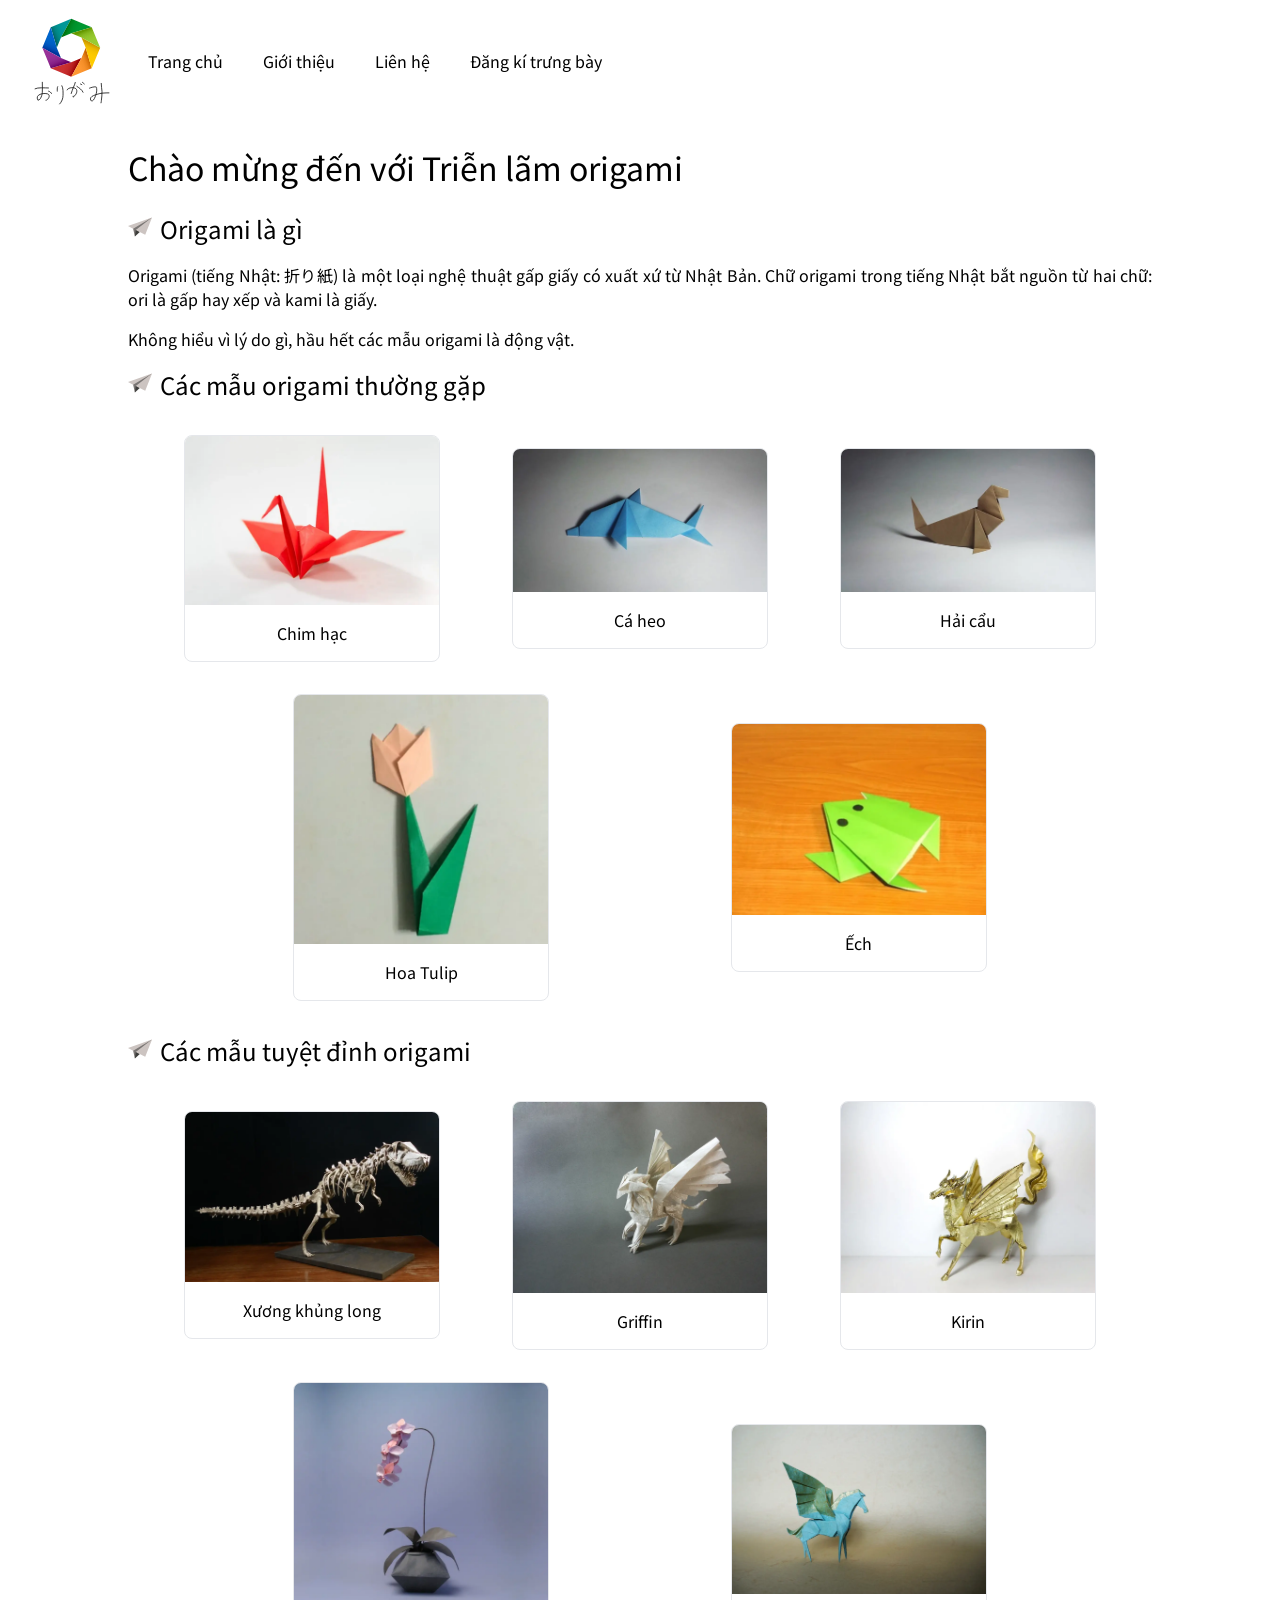
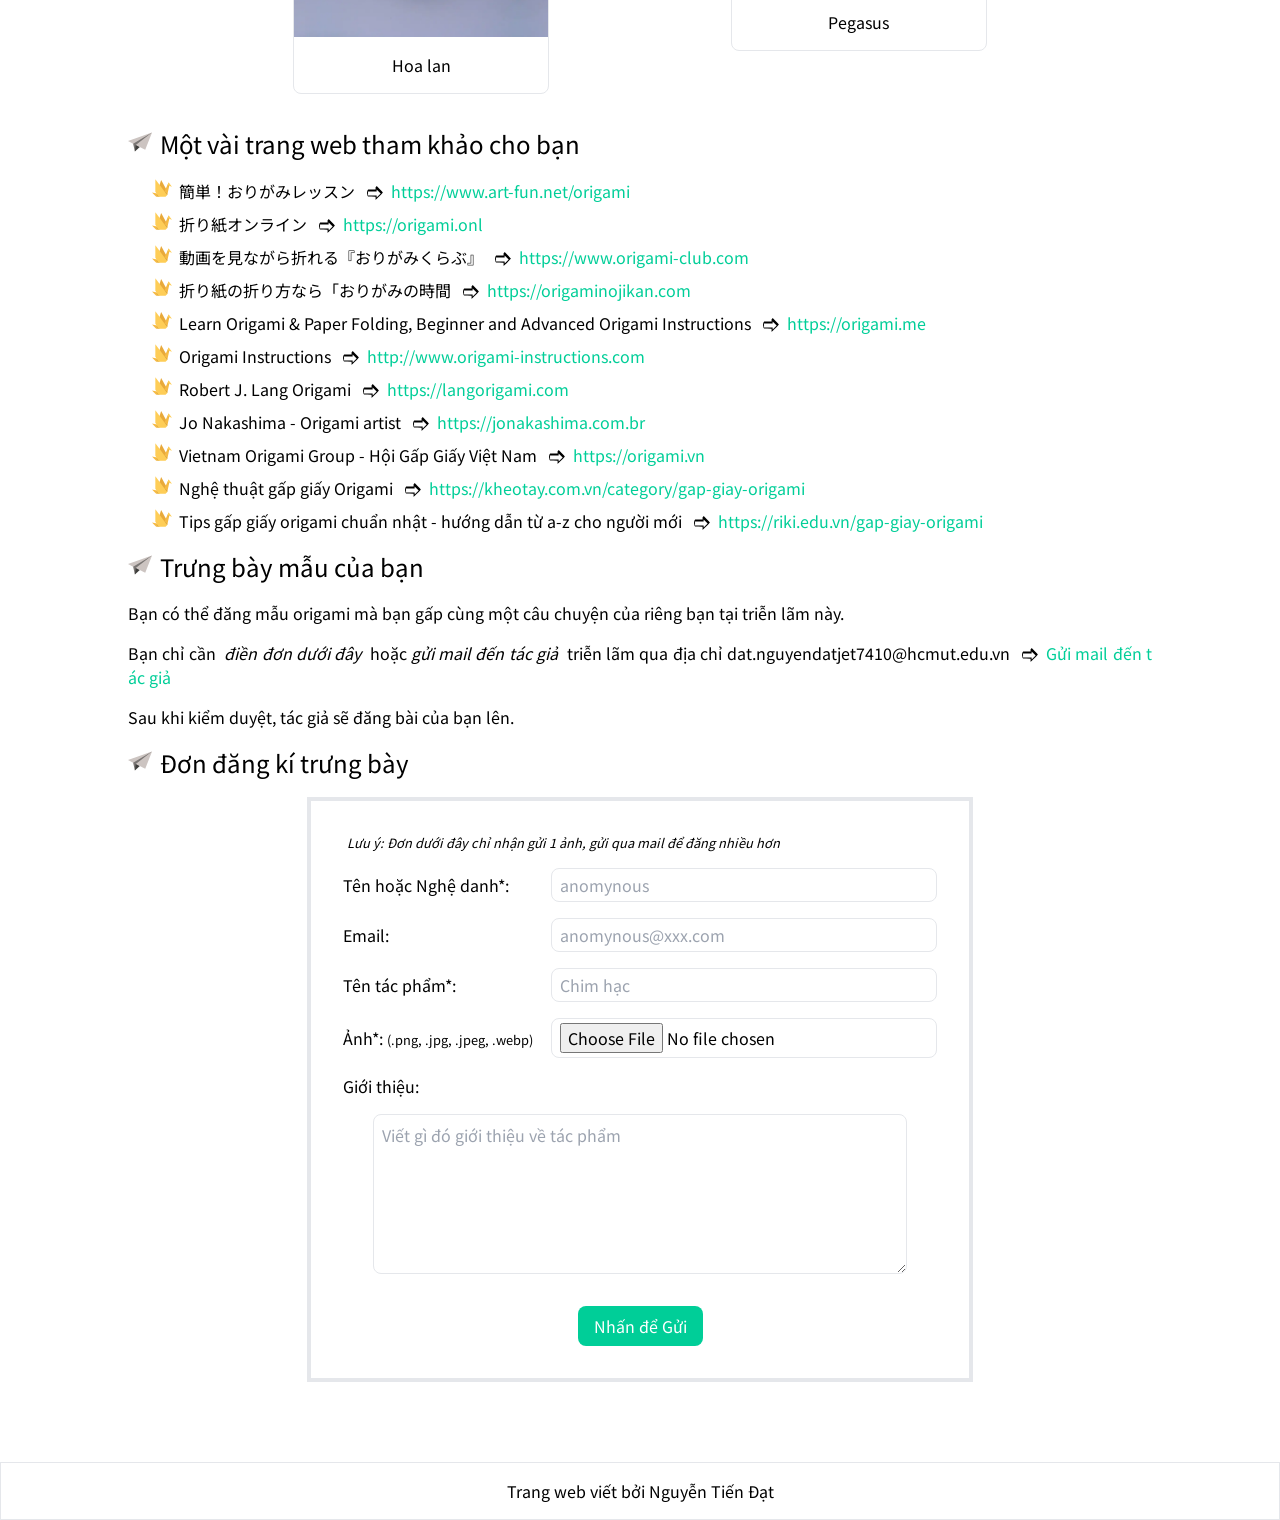
<file: index.html>
<!DOCTYPE html>
<html lang="vi-vn">
  <head>
    <meta charset="UTF-8" />
    <meta http-equiv="X-UA-Compatible" content="IE=edge" />
    <meta name="viewport" content="width=device-width, initial-scale=1.0" />
    <title>Triễn lãm origami - Chào mừng đến với Triễn lãm origami</title>
    <meta
      name="title"
      content="Triễn lãm origami - Chào mừng đến với Triễn lãm origami"
    />
    <meta name="description" content="Chào mừng đến với Triễn lãm origami" />
    
    <meta property="og:type" content="website" />
    <meta property="og:url" content="https://1911019.netlify.app" />
    <meta
      property="og:title"
      content="Triễn lãm origami - Chào mừng đến với Triễn lãm origami"
    />
    <meta property="og:description" content="Chào mừng đến với Triễn lãm origami" />
    <meta property="og:image" content="https://1911019.netlify.app/images/metadata.webp" />
    
    <meta property="twitter:card" content="summary_large_image" />
    <meta property="twitter:url" content="https://1911019.netlify.app" />
    <meta
      property="twitter:title"
      content="Triễn lãm origami - Chào mừng đến với Triễn lãm origami"
    />
    <meta property="twitter:description" content="Chào mừng đến với Triễn lãm origami" />
    <meta property="twitter:image" content="https://1911019.netlify.app/images/metadata.webp" />
    
    <link rel="preconnect" href="https://fonts.googleapis.com" />
    <link rel="preconnect" href="https://fonts.gstatic.com" crossorigin />
    <link
      href="https://fonts.googleapis.com/css2?family=Noto+Sans+JP&display=swap"
      rel="stylesheet"
    />
    <link rel="stylesheet" href="/styles.css" />
    <link rel="shortcut icon" href="/svg/favicon.svg" type="image/svg+xml" />
  </head>
  <body>
    <header><img src="/svg/origami.svg" alt="logo" class="logo"/><nav><a href="/">Trang chủ</a><a href="/about">Giới thiệu</a><a href="/contact">Liên hệ</a><a href="/#register">Đăng kí trưng bày</a></nav></header><main><h1>Chào mừng đến với Triễn lãm origami</h1><h2 class="text-2xl my-4">Origami là gì</h2><p>Origami (tiếng Nhật: 折り紙) là một loại nghệ thuật gấp giấy có xuất xứ từ Nhật Bản. Chữ origami trong tiếng Nhật bắt nguồn từ hai chữ: ori là gấp hay xếp và kami là giấy.</p><p>Không hiểu vì lý do gì, hầu hết các mẫu origami là động vật.</p><h2 class="text-2xl my-4">Các mẫu origami thường gặp</h2><div class="panel"><a href="/origami/orizuru/" title="Mẫu Chim hạc"><div class="card"><img src="/images/orizuru/i1_01.webp" alt="Chim hạc"/><p>Chim hạc</p></div></a><a href="/origami/dolphin/" title="Mẫu Cá heo"><div class="card"><img src="/images/dolphin/51-dolphin-min.webp" alt="Cá heo"/><p>Cá heo</p></div></a><a href="/origami/seal/" title="Mẫu Hải cẩu"><div class="card"><img src="/images/seal/45-seal-min.webp" alt="Hải cẩu"/><p>Hải cẩu</p></div></a><a href="/origami/tulip/" title="Mẫu Hoa Tulip"><div class="card"><img src="/images/tulip/image-414.webp" alt="Hoa Tulip"/><p>Hoa Tulip</p></div></a><a href="/origami/frog/" title="Mẫu Ếch"><div class="card"><img src="/images/frog/CIMG5932.webp" alt="Ếch"/><p>Ếch</p></div></a></div><h2 class="text-2xl my-4">Các mẫu tuyệt đỉnh origami</h2><div class="panel"><a href="/origami/dino-skull/" title="Mẫu Xương khủng long"><div class="card"><img src="/images/dino-skull/19984473102_ec7053992f_o.webp" alt="Xương khủng long"/><p>Xương khủng long</p></div></a><a href="/origami/griffin/" title="Mẫu Griffin"><div class="card"><img src="/images/griffin/14016368647_866268f26b_o.webp" alt="Griffin"/><p>Griffin</p></div></a><a href="/origami/kirin/" title="Mẫu Kirin"><div class="card"><img src="/images/kirin/41406046400_19e2f9a5c0_o.webp" alt="Kirin"/><p>Kirin</p></div></a><a href="/origami/orchid/" title="Mẫu Hoa lan"><div class="card"><img src="/images/orchid/orchid-wpcf_1024x1024.webp" alt="Hoa lan"/><p>Hoa lan</p></div></a><a href="/origami/pegasus/" title="Mẫu Pegasus"><div class="card"><img src="/images/pegasus/12910679875_81657ebf89_o.webp" alt="Pegasus"/><p>Pegasus</p></div></a></div><h2>Một vài trang web tham khảo cho bạn</h2><ul><li>簡単！おりがみレッスン <img src="/svg/arrow.svg" alt="🢣" class="arrow"/><a href="https://www.art-fun.net/origami" target="_blank">https://www.art-fun.net/origami</a></li><li>折り紙オンライン <img src="/svg/arrow.svg" alt="🢣" class="arrow"/><a href="https://origami.onl" target="_blank">https://origami.onl</a></li><li>動画を見ながら折れる『おりがみくらぶ』 <img src="/svg/arrow.svg" alt="🢣" class="arrow"/><a href="https://www.origami-club.com" target="_blank">https://www.origami-club.com</a></li><li>折り紙の折り方なら「おりがみの時間 <img src="/svg/arrow.svg" alt="🢣" class="arrow"/><a href="https://origaminojikan.com" target="_blank">https://origaminojikan.com</a></li><li>Learn Origami &amp; Paper Folding, Beginner and Advanced Origami Instructions <img src="/svg/arrow.svg" alt="🢣" class="arrow"/><a href="https://origami.me" target="_blank">https://origami.me</a></li><li>Origami Instructions <img src="/svg/arrow.svg" alt="🢣" class="arrow"/><a href="http://www.origami-instructions.com" target="_blank">http://www.origami-instructions.com</a></li><li>Robert J. Lang Origami <img src="/svg/arrow.svg" alt="🢣" class="arrow"/><a href="https://langorigami.com" target="_blank">https://langorigami.com</a></li><li>Jo Nakashima - Origami artist <img src="/svg/arrow.svg" alt="🢣" class="arrow"/><a href="https://jonakashima.com.br" target="_blank">https://jonakashima.com.br</a></li><li>Vietnam Origami Group - Hội Gấp Giấy Việt Nam <img src="/svg/arrow.svg" alt="🢣" class="arrow"/><a href="https://origami.vn" target="_blank">https://origami.vn</a></li><li>Nghệ thuật gấp giấy Origami <img src="/svg/arrow.svg" alt="🢣" class="arrow"/><a href="https://kheotay.com.vn/category/gap-giay-origami" target="_blank">https://kheotay.com.vn/category/gap-giay-origami</a></li><li>Tips gấp giấy origami chuẩn nhật - hướng dẫn từ a-z cho người mới <img src="/svg/arrow.svg" alt="🢣" class="arrow"/><a href="https://riki.edu.vn/gap-giay-origami" target="_blank">https://riki.edu.vn/gap-giay-origami</a></li></ul><h2 id="register">Trưng bày mẫu của bạn</h2><p>Bạn có thể đăng mẫu origami mà bạn gấp cùng một câu chuyện của riêng bạn tại triễn lãm này.</p><p>Bạn chỉ cần <em>điền đơn dưới đây</em> hoặc<em>gửi mail đến tác giả</em> triễn lãm qua địa chỉ dat.nguyendatjet7410@hcmut.edu.vn <img src="/svg/arrow.svg" alt="🢣" class="arrow"/><a href="mailto:dat.nguyendatjet7410@hcmut.edu.vn">Gửi mail đến tác giả</a></p><p>Sau khi kiểm duyệt, tác giả sẽ đăng bài của bạn lên.</p><h2>Đơn đăng kí trưng bày</h2><form name="register" id="register-form" method="POST" action="/thanks" data-netlify-recaptcha="true" data-netlify="true"><p><small><em>Lưu ý: Đơn dưới đây chỉ nhận gửi 1 ảnh, gửi qua mail để đăng nhiều hơn</em></small></p><p><label for="author">Tên hoặc Nghệ danh*:</label><input type="text" name="author" placeholder="anomynous" required=""/></p><p><label for="email">Email:</label><input type="email" name="email" placeholder="anomynous@xxx.com"/></p><p><label for="name">Tên tác phẩm*:</label><input type="text" name="name" placeholder="Chim hạc" required=""/></p><p><label for="image">Ảnh*: <small>(.png, .jpg, .jpeg, .webp)</small></label><input type="file" name="image" accept=".png, .jpg, .jpeg, .webp" required=""/></p><p><label for="caption">Giới thiệu:</label><textarea name="caption" placeholder="Viết gì đó giới thiệu về tác phẩm"></textarea></p><div class="captcha"><div data-netlify-recaptcha="true"></div></div><p><button type="submit">Nhấn để Gửi</button></p></form></main><button title="Go to top" class="totop"><img src="/svg/arrowup.svg" alt="Top"/></button><footer><p>Trang web viết bởi <a href="/about">Nguyễn Tiến Đạt</a></p></footer>
    <script src="/js/totop.js"></script>
    
    <script src="/js/form.js"></script>
    
  </body>
</html>
</file>
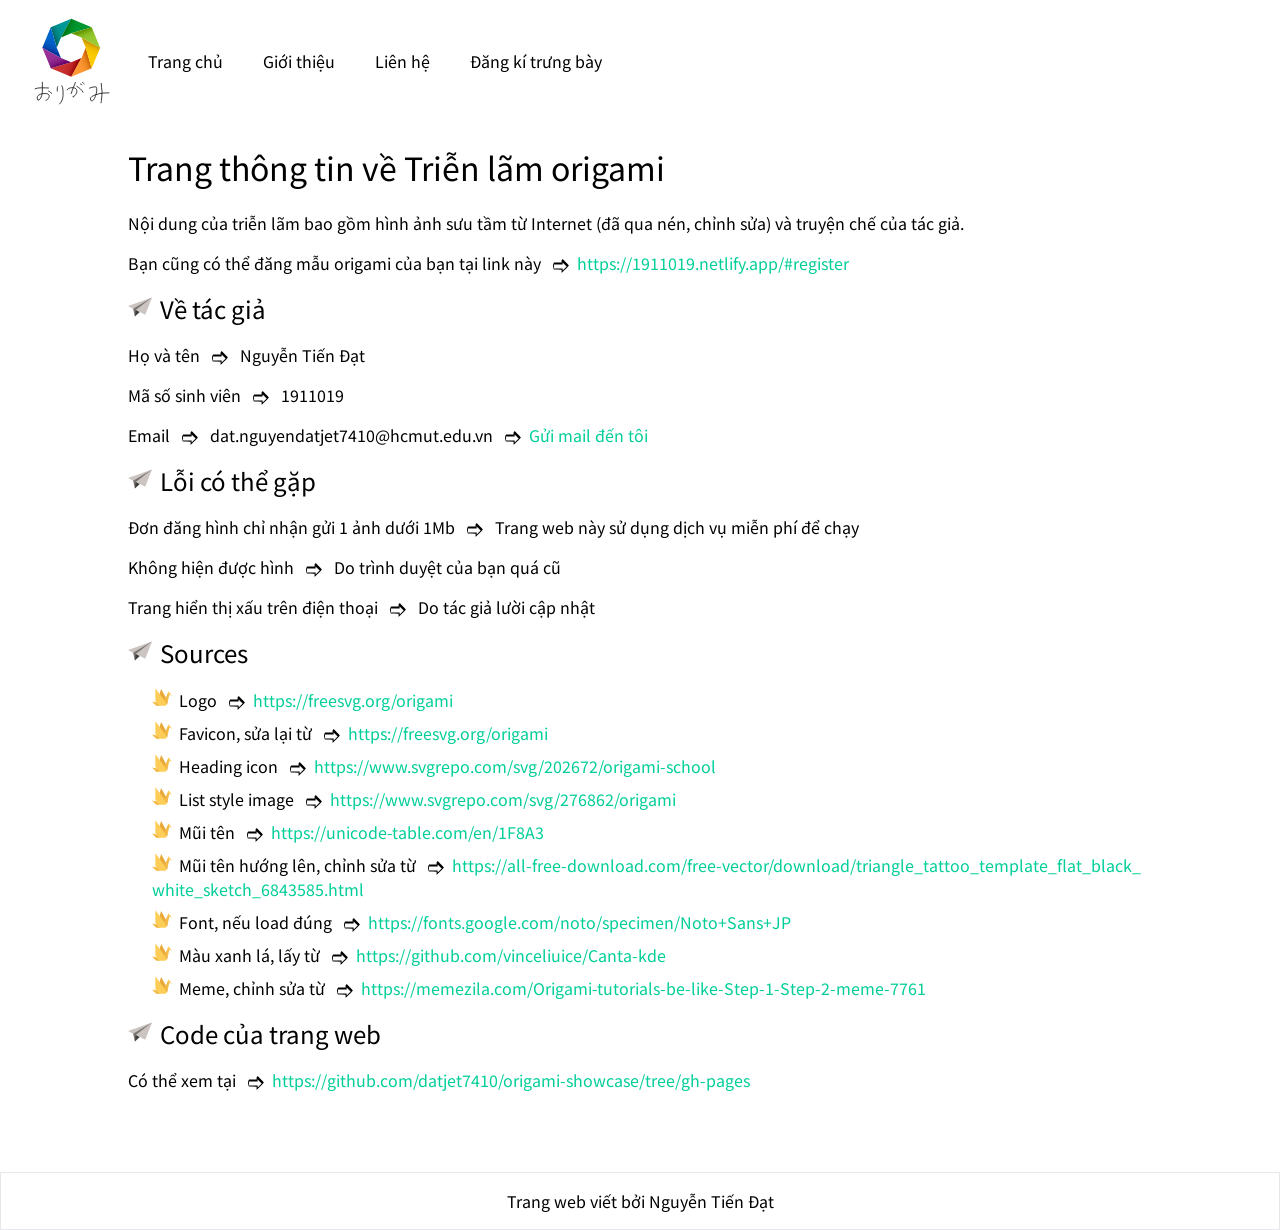
<file: about/index.html>
<!DOCTYPE html>
<html lang="vi-vn">
  <head>
    <meta charset="UTF-8" />
    <meta http-equiv="X-UA-Compatible" content="IE=edge" />
    <meta name="viewport" content="width=device-width, initial-scale=1.0" />
    <title>Triễn lãm origami - Trang thông tin về Triễn lãm origami</title>
    <meta
      name="title"
      content="Triễn lãm origami - Trang thông tin về Triễn lãm origami"
    />
    <meta name="description" content="Trang thông tin về Triễn lãm origami" />
    
    <meta property="og:type" content="website" />
    <meta property="og:url" content="https://1911019.netlify.app" />
    <meta
      property="og:title"
      content="Triễn lãm origami - Trang thông tin về Triễn lãm origami"
    />
    <meta property="og:description" content="Trang thông tin về Triễn lãm origami" />
    <meta property="og:image" content="https://1911019.netlify.app/images/metadata.webp" />
    
    <meta property="twitter:card" content="summary_large_image" />
    <meta property="twitter:url" content="https://1911019.netlify.app" />
    <meta
      property="twitter:title"
      content="Triễn lãm origami - Trang thông tin về Triễn lãm origami"
    />
    <meta property="twitter:description" content="Trang thông tin về Triễn lãm origami" />
    <meta property="twitter:image" content="https://1911019.netlify.app/images/metadata.webp" />
    
    <link rel="preconnect" href="https://fonts.googleapis.com" />
    <link rel="preconnect" href="https://fonts.gstatic.com" crossorigin />
    <link
      href="https://fonts.googleapis.com/css2?family=Noto+Sans+JP&display=swap"
      rel="stylesheet"
    />
    <link rel="stylesheet" href="/styles.css" />
    <link rel="shortcut icon" href="/svg/favicon.svg" type="image/svg+xml" />
  </head>
  <body>
    <header><img src="/svg/origami.svg" alt="logo" class="logo"/><nav><a href="/">Trang chủ</a><a href="/about">Giới thiệu</a><a href="/contact">Liên hệ</a><a href="/#register">Đăng kí trưng bày</a></nav></header><main><h1>Trang thông tin về Triễn lãm origami</h1><p>Nội dung của triễn lãm bao gồm hình ảnh sưu tầm từ Internet (đã qua nén, chỉnh sửa) và truyện chế của tác giả.</p><p>Bạn cũng có thể đăng mẫu origami của bạn tại link này <img src="/svg/arrow.svg" alt="🢣" class="arrow"/><a href="/#register">https://1911019.netlify.app/#register</a></p><h2>Về tác giả</h2><p>Họ và tên <img src="/svg/arrow.svg" alt="🢣" class="arrow"/> Nguyễn Tiến Đạt</p><p>Mã số sinh viên <img src="/svg/arrow.svg" alt="🢣" class="arrow"/> 1911019</p><p>Email <img src="/svg/arrow.svg" alt="🢣" class="arrow"/> dat.nguyendatjet7410@hcmut.edu.vn <img src="/svg/arrow.svg" alt="🢣" class="arrow"/><a href="mailto:dat.nguyendatjet7410@hcmut.edu.vn">Gửi mail đến tôi</a></p><h2>Lỗi có thể gặp</h2><p>Đơn đăng hình chỉ nhận gửi 1 ảnh dưới 1Mb <img src="/svg/arrow.svg" alt="🢣" class="arrow"/> Trang web này sử dụng dịch vụ miễn phí để chạy</p><p>Không hiện được hình <img src="/svg/arrow.svg" alt="🢣" class="arrow"/> Do trình duyệt của bạn quá cũ</p><p>Trang hiển thị xấu trên điện thoại <img src="/svg/arrow.svg" alt="🢣" class="arrow"/> Do tác giả lười cập nhật</p><h2>Sources</h2><ul><li>Logo <img src="/svg/arrow.svg" alt="🢣" class="arrow"/><a href="https://freesvg.org/origami" target="_blank">https://freesvg.org/origami</a></li><li>Favicon, sửa lại từ <img src="/svg/arrow.svg" alt="🢣" class="arrow"/><a href="https://freesvg.org/origami" target="_blank">https://freesvg.org/origami</a></li><li>Heading icon <img src="/svg/arrow.svg" alt="🢣" class="arrow"/><a href="https://www.svgrepo.com/svg/202672/origami-school" target="_blank">https://www.svgrepo.com/svg/202672/origami-school</a></li><li>List style image <img src="/svg/arrow.svg" alt="🢣" class="arrow"/><a href="https://www.svgrepo.com/svg/276862/origami" target="_blank">https://www.svgrepo.com/svg/276862/origami</a></li><li>Mũi tên <img src="/svg/arrow.svg" alt="🢣" class="arrow"/><a href="https://unicode-table.com/en/1F8A3" target="_blank">https://unicode-table.com/en/1F8A3</a></li><li>Mũi tên hướng lên, chỉnh sửa từ <img src="/svg/arrow.svg" alt="🢣" class="arrow"/><a href="https://all-free-download.com/free-vector/download/triangle_tattoo_template_flat_black_white_sketch_6843585.html" target="_blank">https://all-free-download.com/free-vector/download/triangle_tattoo_template_flat_black_white_sketch_6843585.html</a></li><li>Font, nếu load đúng <img src="/svg/arrow.svg" alt="🢣" class="arrow"/><a href="https://fonts.google.com/noto/specimen/Noto+Sans+JP" target="_blank">https://fonts.google.com/noto/specimen/Noto+Sans+JP</a></li><li>Màu xanh lá, lấy từ <img src="/svg/arrow.svg" alt="🢣" class="arrow"/><a href="https://github.com/vinceliuice/Canta-kde" target="_blank">https://github.com/vinceliuice/Canta-kde</a></li><li>Meme, chỉnh sửa từ <img src="/svg/arrow.svg" alt="🢣" class="arrow"/><a href="https://memezila.com/Origami-tutorials-be-like-Step-1-Step-2-meme-7761" target="_blank">https://memezila.com/Origami-tutorials-be-like-Step-1-Step-2-meme-7761</a></li></ul><h2>Code của trang web</h2><p>Có thể xem tại <img src="/svg/arrow.svg" alt="🢣" class="arrow"/><a href="https://github.com/datjet7410/origami-showcase/tree/gh-pages" target="_blank">https://github.com/datjet7410/origami-showcase/tree/gh-pages</a></p></main><button title="Go to top" class="totop"><img src="/svg/arrowup.svg" alt="Top"/></button><footer><p>Trang web viết bởi <a href="/about">Nguyễn Tiến Đạt</a></p></footer>
    <script src="/js/totop.js"></script>
    
  </body>
</html>
</file>
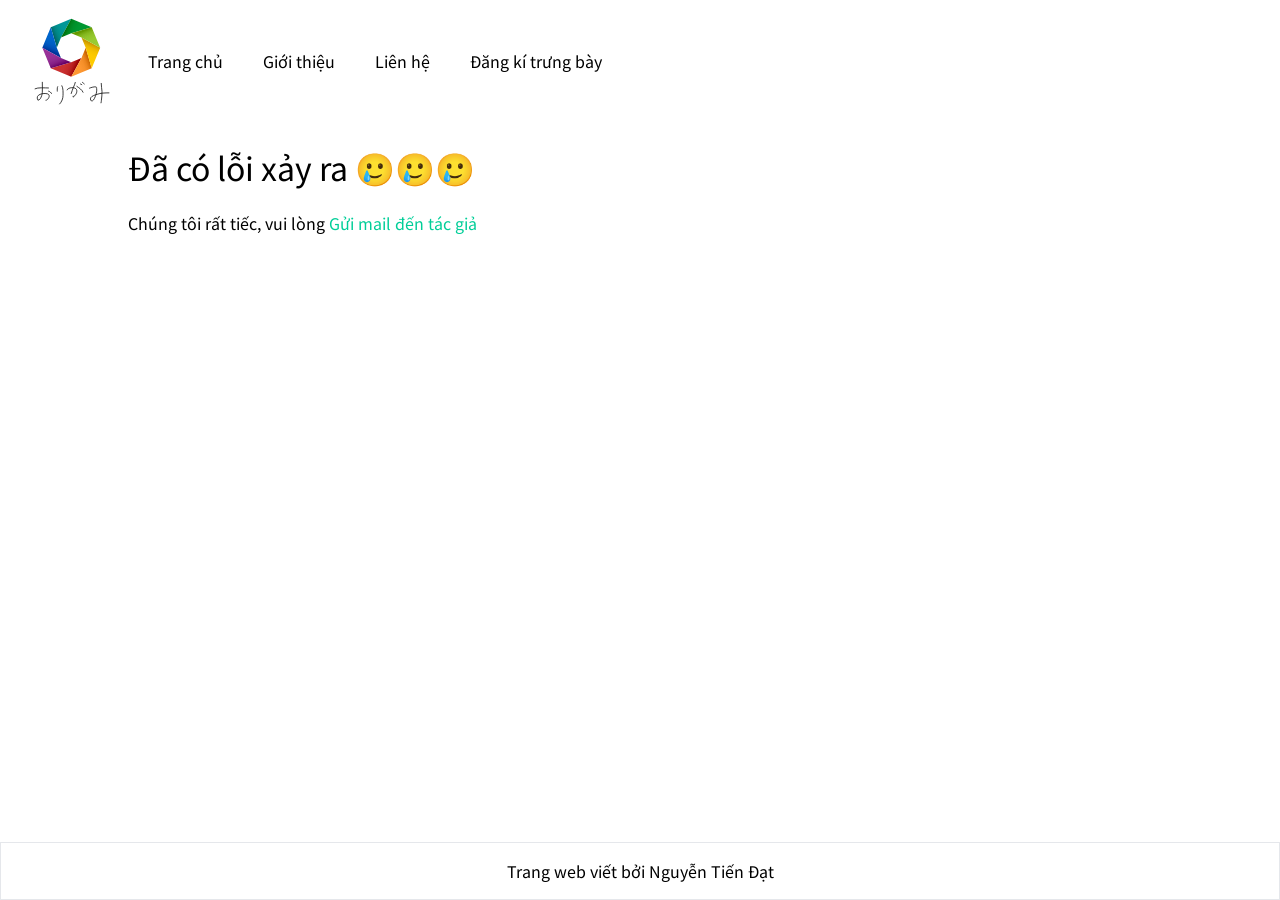
<file: error/index.html>
<!DOCTYPE html>
<html lang="vi-vn">
  <head>
    <meta charset="UTF-8" />
    <meta http-equiv="X-UA-Compatible" content="IE=edge" />
    <meta name="viewport" content="width=device-width, initial-scale=1.0" />
    <title>Triễn lãm origami - Đã có lỗi xảy ra 🥲🥲🥲</title>
    <meta
      name="title"
      content="Triễn lãm origami - Đã có lỗi xảy ra 🥲🥲🥲"
    />
    <meta name="description" content="Đã có lỗi xảy ra 🥲🥲🥲" />
    
    <meta property="og:type" content="website" />
    <meta property="og:url" content="https://1911019.netlify.app" />
    <meta
      property="og:title"
      content="Triễn lãm origami - Đã có lỗi xảy ra 🥲🥲🥲"
    />
    <meta property="og:description" content="Đã có lỗi xảy ra 🥲🥲🥲" />
    <meta property="og:image" content="https://1911019.netlify.app/images/metadata.webp" />
    
    <meta property="twitter:card" content="summary_large_image" />
    <meta property="twitter:url" content="https://1911019.netlify.app" />
    <meta
      property="twitter:title"
      content="Triễn lãm origami - Đã có lỗi xảy ra 🥲🥲🥲"
    />
    <meta property="twitter:description" content="Đã có lỗi xảy ra 🥲🥲🥲" />
    <meta property="twitter:image" content="https://1911019.netlify.app/images/metadata.webp" />
    
    <link rel="preconnect" href="https://fonts.googleapis.com" />
    <link rel="preconnect" href="https://fonts.gstatic.com" crossorigin />
    <link
      href="https://fonts.googleapis.com/css2?family=Noto+Sans+JP&display=swap"
      rel="stylesheet"
    />
    <link rel="stylesheet" href="/styles.css" />
    <link rel="shortcut icon" href="/svg/favicon.svg" type="image/svg+xml" />
  </head>
  <body>
    <header><img src="/svg/origami.svg" alt="logo" class="logo"/><nav><a href="/">Trang chủ</a><a href="/about">Giới thiệu</a><a href="/contact">Liên hệ</a><a href="/#register">Đăng kí trưng bày</a></nav></header><main><h1>Đã có lỗi xảy ra 🥲🥲🥲</h1><div><p>Chúng tôi rất tiếc, vui lòng
<a href="mailto:dat.nguyendatjet7410@hcmut.edu.vn">
Gửi mail đến tác giả
</a></p>
</div></main><button title="Go to top" class="totop"><img src="/svg/arrowup.svg" alt="Top"/></button><footer><p>Trang web viết bởi <a href="/about">Nguyễn Tiến Đạt</a></p></footer>
    <script src="/js/totop.js"></script>
    
  </body>
</html>
</file>
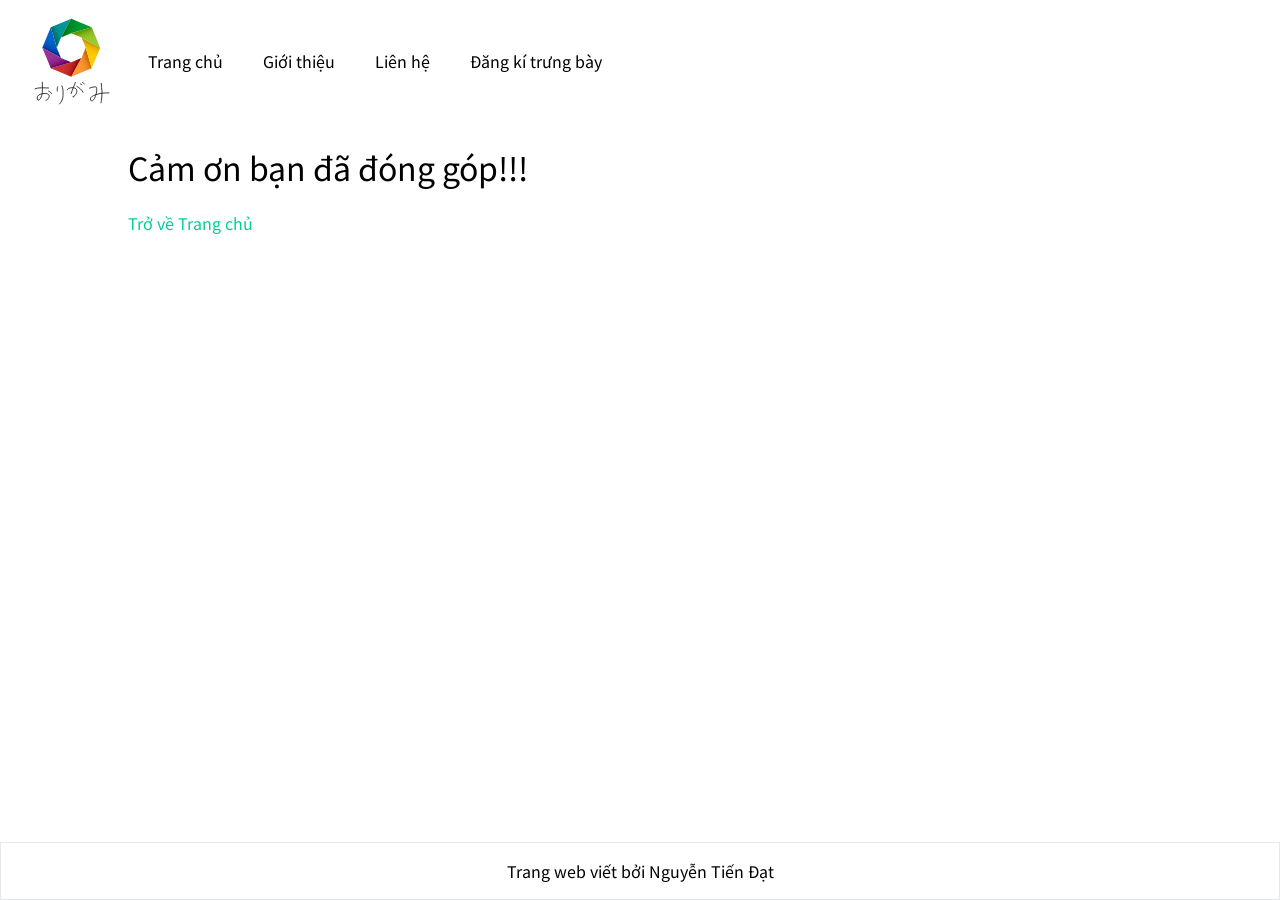
<file: thanks/index.html>
<!DOCTYPE html>
<html lang="vi-vn">
  <head>
    <meta charset="UTF-8" />
    <meta http-equiv="X-UA-Compatible" content="IE=edge" />
    <meta name="viewport" content="width=device-width, initial-scale=1.0" />
    <title>Triễn lãm origami - Cảm ơn bạn đã đóng góp!!!</title>
    <meta
      name="title"
      content="Triễn lãm origami - Cảm ơn bạn đã đóng góp!!!"
    />
    <meta name="description" content="Cảm ơn bạn đã đóng góp!!!" />
    
    <meta property="og:type" content="website" />
    <meta property="og:url" content="https://1911019.netlify.app" />
    <meta
      property="og:title"
      content="Triễn lãm origami - Cảm ơn bạn đã đóng góp!!!"
    />
    <meta property="og:description" content="Cảm ơn bạn đã đóng góp!!!" />
    <meta property="og:image" content="https://1911019.netlify.app/images/metadata.webp" />
    
    <meta property="twitter:card" content="summary_large_image" />
    <meta property="twitter:url" content="https://1911019.netlify.app" />
    <meta
      property="twitter:title"
      content="Triễn lãm origami - Cảm ơn bạn đã đóng góp!!!"
    />
    <meta property="twitter:description" content="Cảm ơn bạn đã đóng góp!!!" />
    <meta property="twitter:image" content="https://1911019.netlify.app/images/metadata.webp" />
    
    <link rel="preconnect" href="https://fonts.googleapis.com" />
    <link rel="preconnect" href="https://fonts.gstatic.com" crossorigin />
    <link
      href="https://fonts.googleapis.com/css2?family=Noto+Sans+JP&display=swap"
      rel="stylesheet"
    />
    <link rel="stylesheet" href="/styles.css" />
    <link rel="shortcut icon" href="/svg/favicon.svg" type="image/svg+xml" />
  </head>
  <body>
    <header><img src="/svg/origami.svg" alt="logo" class="logo"/><nav><a href="/">Trang chủ</a><a href="/about">Giới thiệu</a><a href="/contact">Liên hệ</a><a href="/#register">Đăng kí trưng bày</a></nav></header><main><h1>Cảm ơn bạn đã đóng góp!!!</h1><div><p><a href="/">Trở về Trang chủ</a></p>
</div></main><button title="Go to top" class="totop"><img src="/svg/arrowup.svg" alt="Top"/></button><footer><p>Trang web viết bởi <a href="/about">Nguyễn Tiến Đạt</a></p></footer>
    <script src="/js/totop.js"></script>
    
  </body>
</html>
</file>
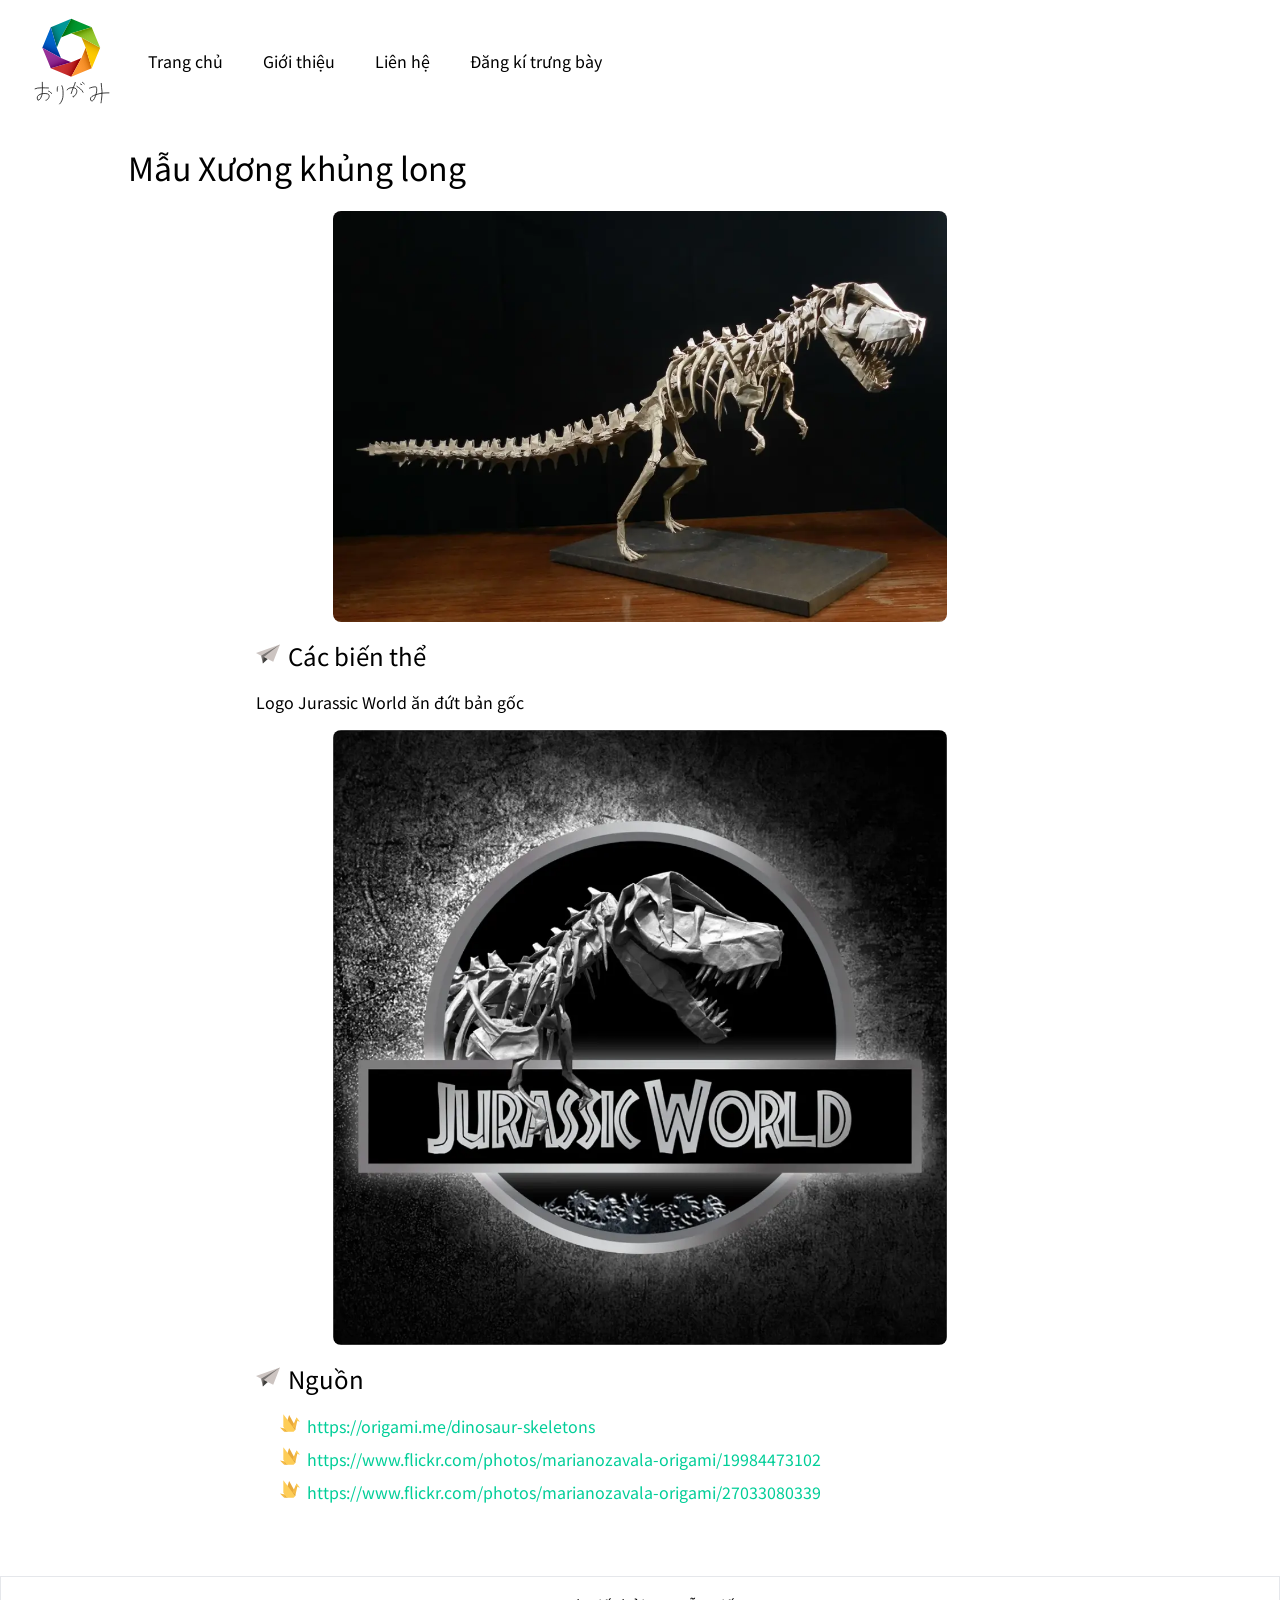
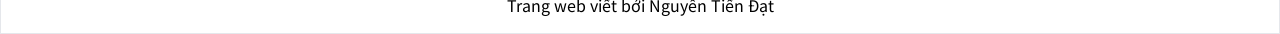
<file: origami/dino-skull/index.html>
<!DOCTYPE html>
<html lang="vi-vn">
  <head>
    <meta charset="UTF-8" />
    <meta http-equiv="X-UA-Compatible" content="IE=edge" />
    <meta name="viewport" content="width=device-width, initial-scale=1.0" />
    <title>Triễn lãm origami - Xương khủng long</title>
    <meta
      name="title"
      content="Triễn lãm origami - Xương khủng long"
    />
    <meta name="description" content="Xương khủng long" />
    
    <meta property="og:type" content="website" />
    <meta property="og:url" content="https://1911019.netlify.app" />
    <meta
      property="og:title"
      content="Triễn lãm origami - Xương khủng long"
    />
    <meta property="og:description" content="Xương khủng long" />
    <meta property="og:image" content="https://1911019.netlify.app/images/metadata.webp" />
    
    <meta property="twitter:card" content="summary_large_image" />
    <meta property="twitter:url" content="https://1911019.netlify.app" />
    <meta
      property="twitter:title"
      content="Triễn lãm origami - Xương khủng long"
    />
    <meta property="twitter:description" content="Xương khủng long" />
    <meta property="twitter:image" content="https://1911019.netlify.app/images/metadata.webp" />
    
    <link rel="preconnect" href="https://fonts.googleapis.com" />
    <link rel="preconnect" href="https://fonts.gstatic.com" crossorigin />
    <link
      href="https://fonts.googleapis.com/css2?family=Noto+Sans+JP&display=swap"
      rel="stylesheet"
    />
    <link rel="stylesheet" href="/styles.css" />
    <link rel="shortcut icon" href="/svg/favicon.svg" type="image/svg+xml" />
  </head>
  <body>
    <header><img src="/svg/origami.svg" alt="logo" class="logo"/><nav><a href="/">Trang chủ</a><a href="/about">Giới thiệu</a><a href="/contact">Liên hệ</a><a href="/#register">Đăng kí trưng bày</a></nav></header><main><h1>Mẫu Xương khủng long</h1><div class="main-smaller"><img src="/images/dino-skull/19984473102_ec7053992f_o.webp" alt="Xương khủng long"/><h2>Các biến thể</h2><div><p>Logo Jurassic World ăn đứt bản gốc</p><img src="/images/dino-skull/27033080339_191fdf452a_o.webp" alt="Logo Jurassic World ăn đứt bản gốc"/></div><h2>Nguồn</h2><ul><li><a href="https://origami.me/dinosaur-skeletons">https://origami.me/dinosaur-skeletons</a></li><li><a href="https://www.flickr.com/photos/marianozavala-origami/19984473102">https://www.flickr.com/photos/marianozavala-origami/19984473102</a></li><li><a href="https://www.flickr.com/photos/marianozavala-origami/27033080339">https://www.flickr.com/photos/marianozavala-origami/27033080339</a></li></ul></div></main><button title="Go to top" class="totop"><img src="/svg/arrowup.svg" alt="Top"/></button><footer><p>Trang web viết bởi <a href="/about">Nguyễn Tiến Đạt</a></p></footer>
    <script src="/js/totop.js"></script>
    
  </body>
</html>
</file>
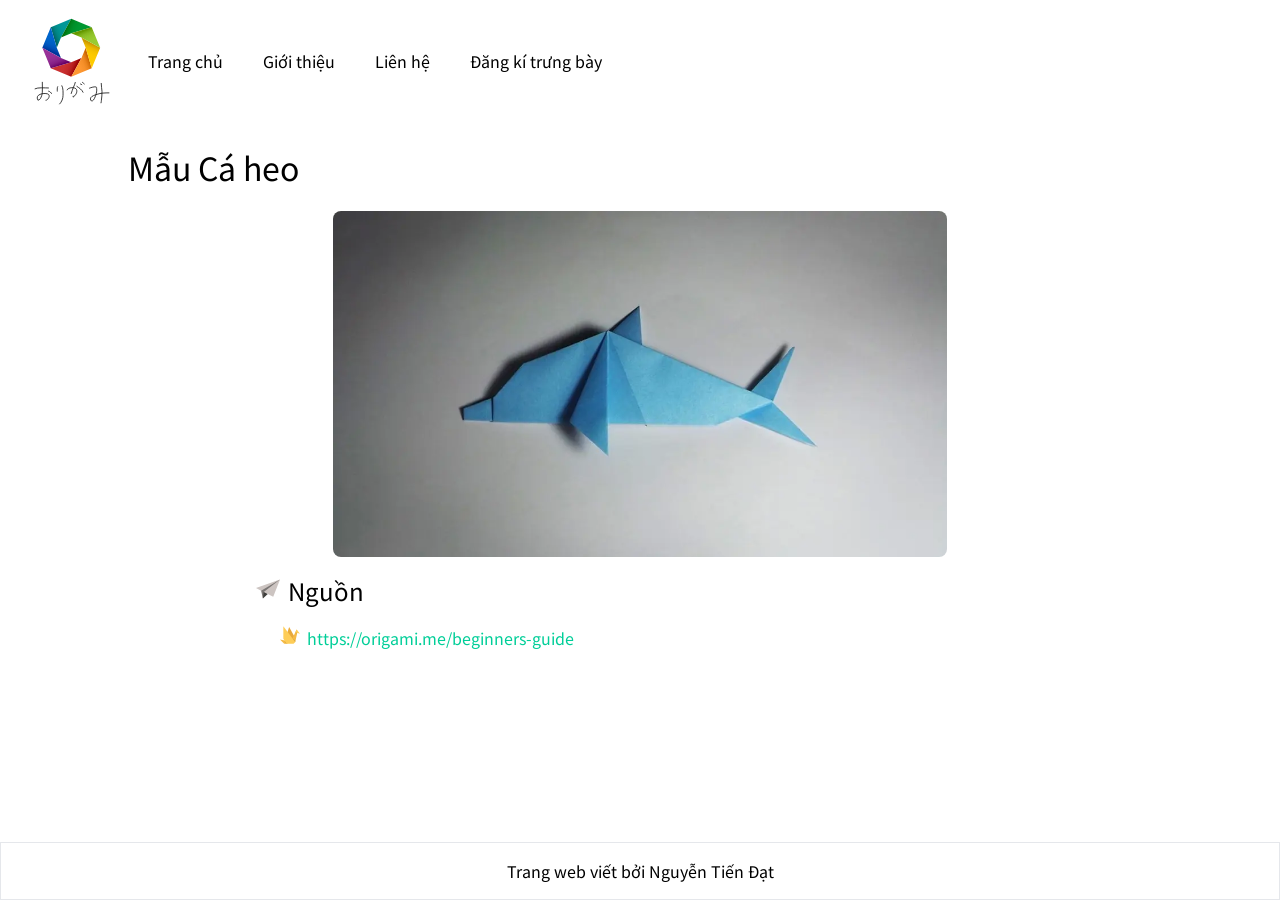
<file: origami/dolphin/index.html>
<!DOCTYPE html>
<html lang="vi-vn">
  <head>
    <meta charset="UTF-8" />
    <meta http-equiv="X-UA-Compatible" content="IE=edge" />
    <meta name="viewport" content="width=device-width, initial-scale=1.0" />
    <title>Triễn lãm origami - Cá heo</title>
    <meta
      name="title"
      content="Triễn lãm origami - Cá heo"
    />
    <meta name="description" content="Cá heo" />
    
    <meta property="og:type" content="website" />
    <meta property="og:url" content="https://1911019.netlify.app" />
    <meta
      property="og:title"
      content="Triễn lãm origami - Cá heo"
    />
    <meta property="og:description" content="Cá heo" />
    <meta property="og:image" content="https://1911019.netlify.app/images/metadata.webp" />
    
    <meta property="twitter:card" content="summary_large_image" />
    <meta property="twitter:url" content="https://1911019.netlify.app" />
    <meta
      property="twitter:title"
      content="Triễn lãm origami - Cá heo"
    />
    <meta property="twitter:description" content="Cá heo" />
    <meta property="twitter:image" content="https://1911019.netlify.app/images/metadata.webp" />
    
    <link rel="preconnect" href="https://fonts.googleapis.com" />
    <link rel="preconnect" href="https://fonts.gstatic.com" crossorigin />
    <link
      href="https://fonts.googleapis.com/css2?family=Noto+Sans+JP&display=swap"
      rel="stylesheet"
    />
    <link rel="stylesheet" href="/styles.css" />
    <link rel="shortcut icon" href="/svg/favicon.svg" type="image/svg+xml" />
  </head>
  <body>
    <header><img src="/svg/origami.svg" alt="logo" class="logo"/><nav><a href="/">Trang chủ</a><a href="/about">Giới thiệu</a><a href="/contact">Liên hệ</a><a href="/#register">Đăng kí trưng bày</a></nav></header><main><h1>Mẫu Cá heo</h1><div class="main-smaller"><img src="/images/dolphin/51-dolphin-min.webp" alt="Cá heo"/><h2>Nguồn</h2><ul><li><a href="https://origami.me/beginners-guide">https://origami.me/beginners-guide</a></li></ul></div></main><button title="Go to top" class="totop"><img src="/svg/arrowup.svg" alt="Top"/></button><footer><p>Trang web viết bởi <a href="/about">Nguyễn Tiến Đạt</a></p></footer>
    <script src="/js/totop.js"></script>
    
  </body>
</html>
</file>
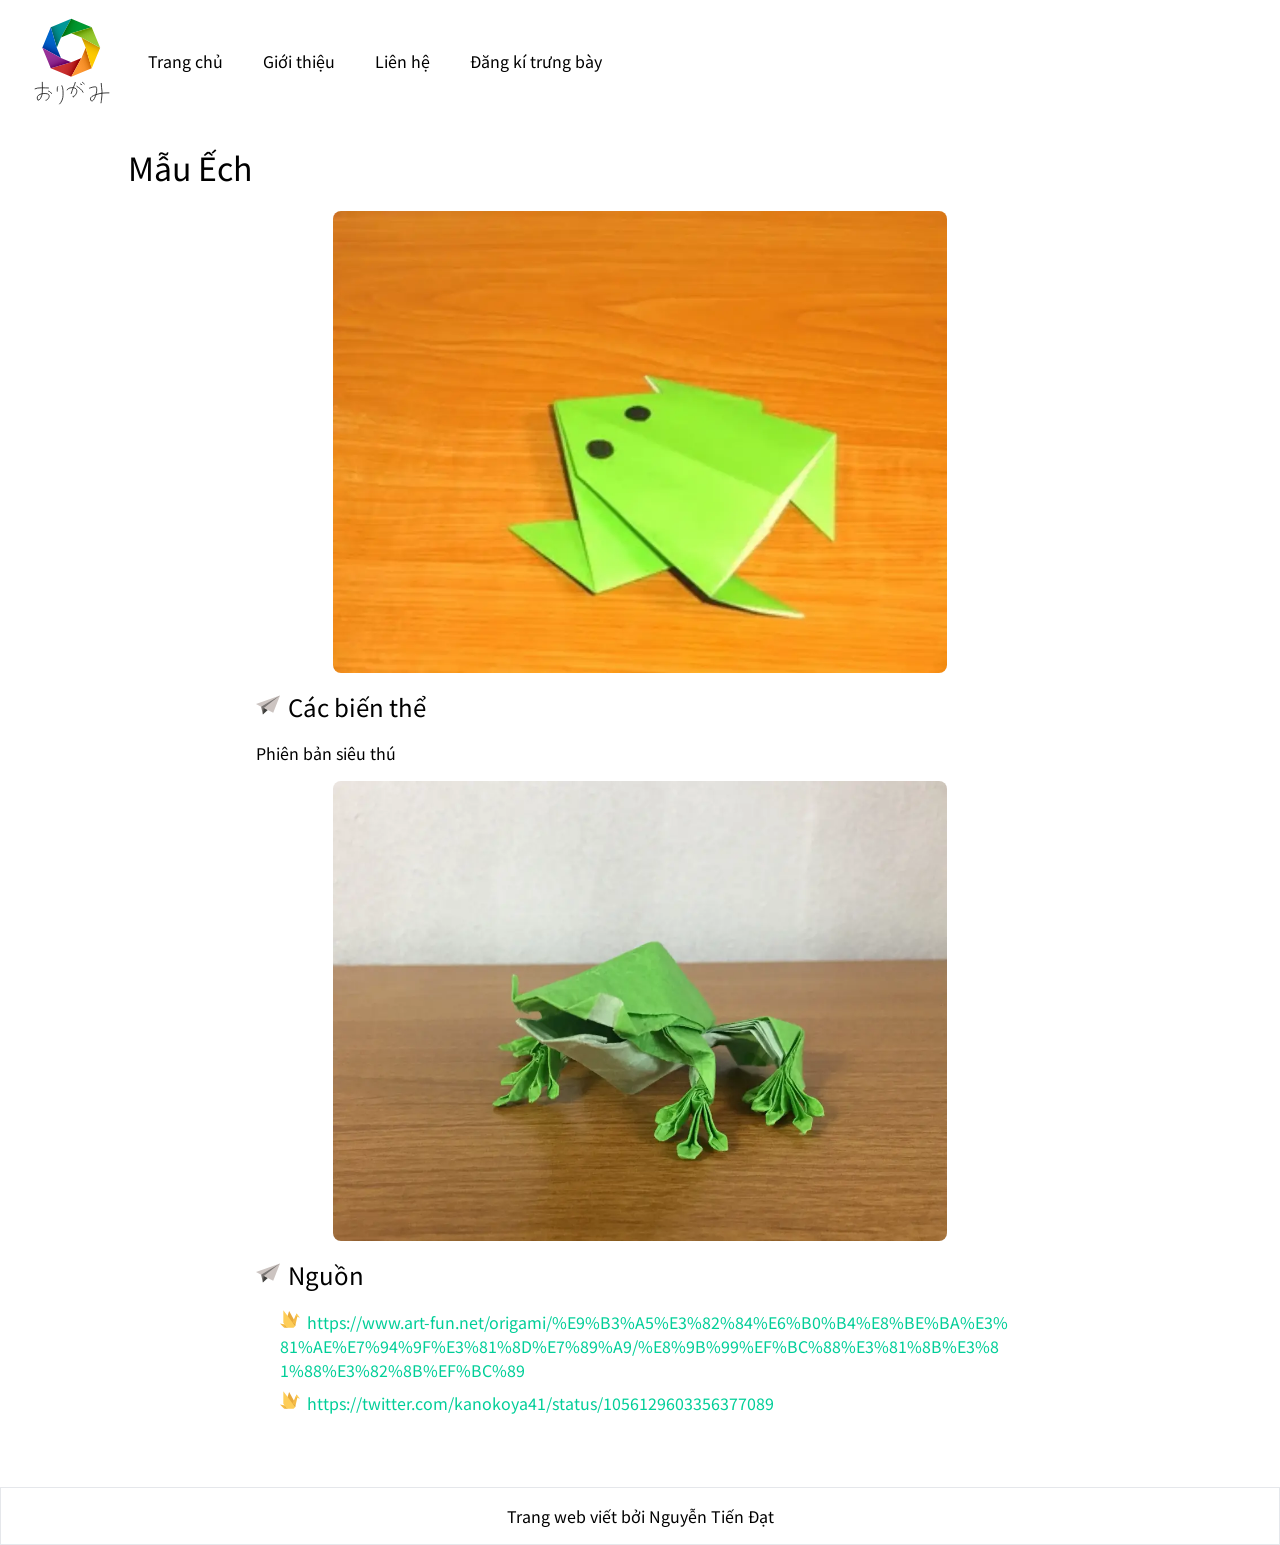
<file: origami/frog/index.html>
<!DOCTYPE html>
<html lang="vi-vn">
  <head>
    <meta charset="UTF-8" />
    <meta http-equiv="X-UA-Compatible" content="IE=edge" />
    <meta name="viewport" content="width=device-width, initial-scale=1.0" />
    <title>Triễn lãm origami - Ếch</title>
    <meta
      name="title"
      content="Triễn lãm origami - Ếch"
    />
    <meta name="description" content="Ếch" />
    
    <meta property="og:type" content="website" />
    <meta property="og:url" content="https://1911019.netlify.app" />
    <meta
      property="og:title"
      content="Triễn lãm origami - Ếch"
    />
    <meta property="og:description" content="Ếch" />
    <meta property="og:image" content="https://1911019.netlify.app/images/metadata.webp" />
    
    <meta property="twitter:card" content="summary_large_image" />
    <meta property="twitter:url" content="https://1911019.netlify.app" />
    <meta
      property="twitter:title"
      content="Triễn lãm origami - Ếch"
    />
    <meta property="twitter:description" content="Ếch" />
    <meta property="twitter:image" content="https://1911019.netlify.app/images/metadata.webp" />
    
    <link rel="preconnect" href="https://fonts.googleapis.com" />
    <link rel="preconnect" href="https://fonts.gstatic.com" crossorigin />
    <link
      href="https://fonts.googleapis.com/css2?family=Noto+Sans+JP&display=swap"
      rel="stylesheet"
    />
    <link rel="stylesheet" href="/styles.css" />
    <link rel="shortcut icon" href="/svg/favicon.svg" type="image/svg+xml" />
  </head>
  <body>
    <header><img src="/svg/origami.svg" alt="logo" class="logo"/><nav><a href="/">Trang chủ</a><a href="/about">Giới thiệu</a><a href="/contact">Liên hệ</a><a href="/#register">Đăng kí trưng bày</a></nav></header><main><h1>Mẫu Ếch</h1><div class="main-smaller"><img src="/images/frog/CIMG5932.webp" alt="Ếch"/><h2>Các biến thể</h2><div><p>Phiên bản siêu thú</p><img src="/images/frog/DqggQLpVsAA-17W.webp" alt="Phiên bản siêu thú"/></div><h2>Nguồn</h2><ul><li><a href="https://www.art-fun.net/origami/%E9%B3%A5%E3%82%84%E6%B0%B4%E8%BE%BA%E3%81%AE%E7%94%9F%E3%81%8D%E7%89%A9/%E8%9B%99%EF%BC%88%E3%81%8B%E3%81%88%E3%82%8B%EF%BC%89">https://www.art-fun.net/origami/%E9%B3%A5%E3%82%84%E6%B0%B4%E8%BE%BA%E3%81%AE%E7%94%9F%E3%81%8D%E7%89%A9/%E8%9B%99%EF%BC%88%E3%81%8B%E3%81%88%E3%82%8B%EF%BC%89</a></li><li><a href="https://twitter.com/kanokoya41/status/1056129603356377089">https://twitter.com/kanokoya41/status/1056129603356377089</a></li></ul></div></main><button title="Go to top" class="totop"><img src="/svg/arrowup.svg" alt="Top"/></button><footer><p>Trang web viết bởi <a href="/about">Nguyễn Tiến Đạt</a></p></footer>
    <script src="/js/totop.js"></script>
    
  </body>
</html>
</file>
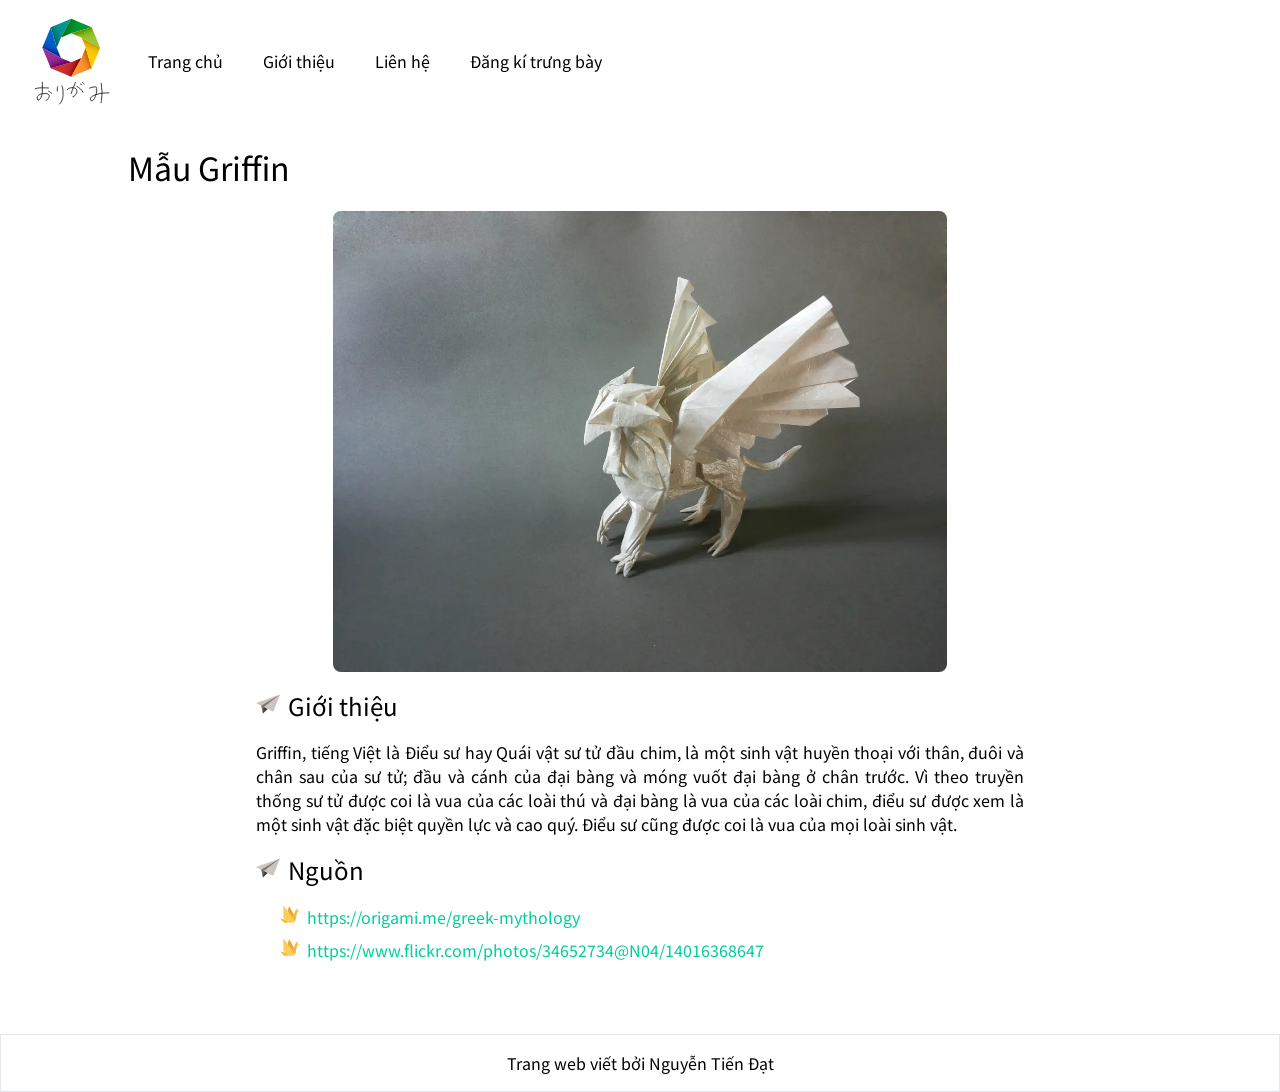
<file: origami/griffin/index.html>
<!DOCTYPE html>
<html lang="vi-vn">
  <head>
    <meta charset="UTF-8" />
    <meta http-equiv="X-UA-Compatible" content="IE=edge" />
    <meta name="viewport" content="width=device-width, initial-scale=1.0" />
    <title>Triễn lãm origami - Griffin</title>
    <meta
      name="title"
      content="Triễn lãm origami - Griffin"
    />
    <meta name="description" content="Griffin" />
    
    <meta property="og:type" content="website" />
    <meta property="og:url" content="https://1911019.netlify.app" />
    <meta
      property="og:title"
      content="Triễn lãm origami - Griffin"
    />
    <meta property="og:description" content="Griffin" />
    <meta property="og:image" content="https://1911019.netlify.app/images/metadata.webp" />
    
    <meta property="twitter:card" content="summary_large_image" />
    <meta property="twitter:url" content="https://1911019.netlify.app" />
    <meta
      property="twitter:title"
      content="Triễn lãm origami - Griffin"
    />
    <meta property="twitter:description" content="Griffin" />
    <meta property="twitter:image" content="https://1911019.netlify.app/images/metadata.webp" />
    
    <link rel="preconnect" href="https://fonts.googleapis.com" />
    <link rel="preconnect" href="https://fonts.gstatic.com" crossorigin />
    <link
      href="https://fonts.googleapis.com/css2?family=Noto+Sans+JP&display=swap"
      rel="stylesheet"
    />
    <link rel="stylesheet" href="/styles.css" />
    <link rel="shortcut icon" href="/svg/favicon.svg" type="image/svg+xml" />
  </head>
  <body>
    <header><img src="/svg/origami.svg" alt="logo" class="logo"/><nav><a href="/">Trang chủ</a><a href="/about">Giới thiệu</a><a href="/contact">Liên hệ</a><a href="/#register">Đăng kí trưng bày</a></nav></header><main><h1>Mẫu Griffin</h1><div class="main-smaller"><img src="/images/griffin/14016368647_866268f26b_o.webp" alt="Griffin"/><h2>Giới thiệu</h2><p>Griffin, tiếng Việt là Điểu sư hay Quái vật sư tử đầu chim, là một sinh vật huyền thoại với thân, đuôi và chân sau của sư tử; đầu và cánh của đại bàng và móng vuốt đại bàng ở chân trước. Vì theo truyền thống sư tử được coi là vua của các loài thú và đại bàng là vua của các loài chim, điểu sư được xem là một sinh vật đặc biệt quyền lực và cao quý. Điểu sư cũng được coi là vua của mọi loài sinh vật.</p><h2>Nguồn</h2><ul><li><a href="https://origami.me/greek-mythology">https://origami.me/greek-mythology</a></li><li><a href="https://www.flickr.com/photos/34652734@N04/14016368647">https://www.flickr.com/photos/34652734@N04/14016368647</a></li></ul></div></main><button title="Go to top" class="totop"><img src="/svg/arrowup.svg" alt="Top"/></button><footer><p>Trang web viết bởi <a href="/about">Nguyễn Tiến Đạt</a></p></footer>
    <script src="/js/totop.js"></script>
    
  </body>
</html>
</file>
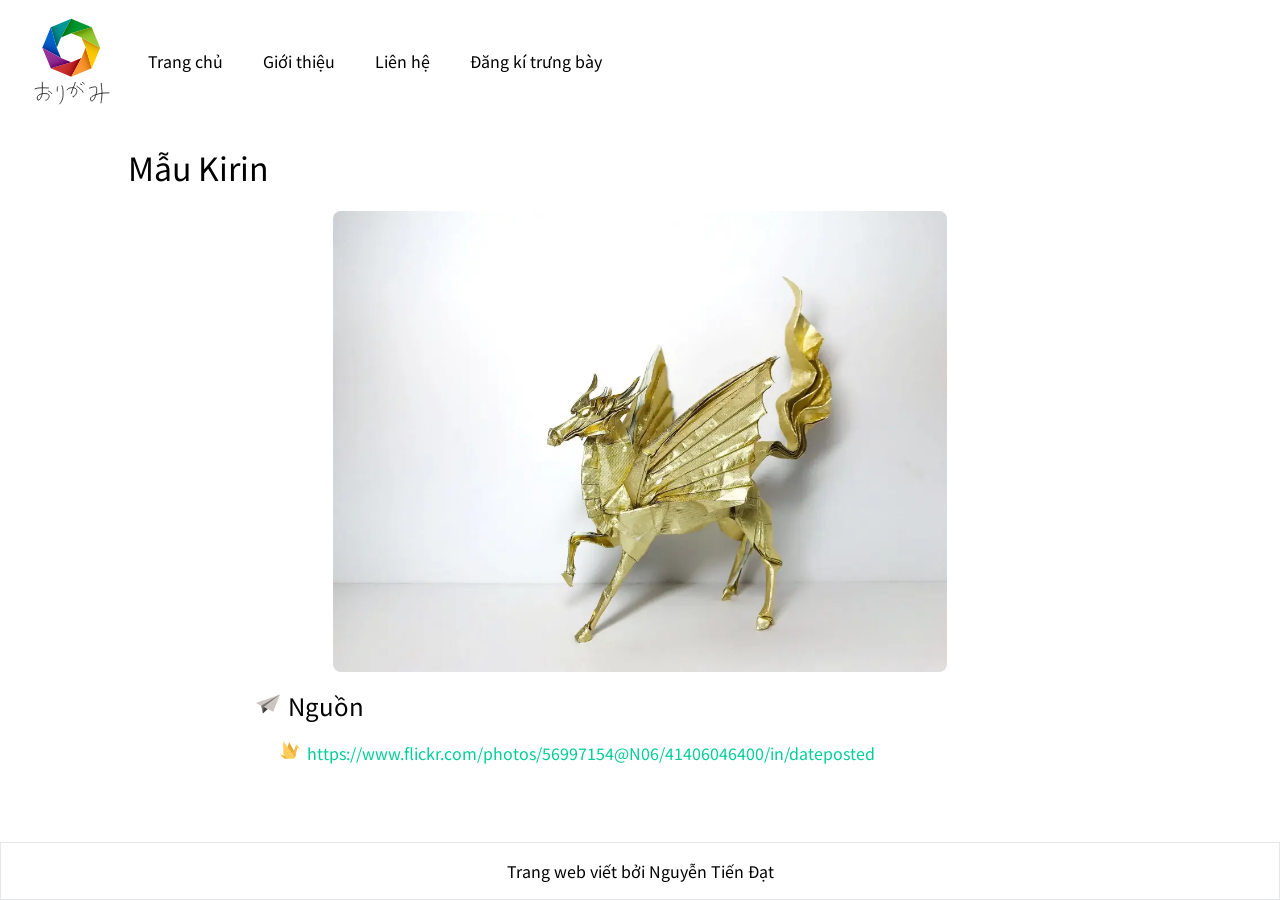
<file: origami/kirin/index.html>
<!DOCTYPE html>
<html lang="vi-vn">
  <head>
    <meta charset="UTF-8" />
    <meta http-equiv="X-UA-Compatible" content="IE=edge" />
    <meta name="viewport" content="width=device-width, initial-scale=1.0" />
    <title>Triễn lãm origami - Kirin</title>
    <meta
      name="title"
      content="Triễn lãm origami - Kirin"
    />
    <meta name="description" content="Kirin" />
    
    <meta property="og:type" content="website" />
    <meta property="og:url" content="https://1911019.netlify.app" />
    <meta
      property="og:title"
      content="Triễn lãm origami - Kirin"
    />
    <meta property="og:description" content="Kirin" />
    <meta property="og:image" content="https://1911019.netlify.app/images/metadata.webp" />
    
    <meta property="twitter:card" content="summary_large_image" />
    <meta property="twitter:url" content="https://1911019.netlify.app" />
    <meta
      property="twitter:title"
      content="Triễn lãm origami - Kirin"
    />
    <meta property="twitter:description" content="Kirin" />
    <meta property="twitter:image" content="https://1911019.netlify.app/images/metadata.webp" />
    
    <link rel="preconnect" href="https://fonts.googleapis.com" />
    <link rel="preconnect" href="https://fonts.gstatic.com" crossorigin />
    <link
      href="https://fonts.googleapis.com/css2?family=Noto+Sans+JP&display=swap"
      rel="stylesheet"
    />
    <link rel="stylesheet" href="/styles.css" />
    <link rel="shortcut icon" href="/svg/favicon.svg" type="image/svg+xml" />
  </head>
  <body>
    <header><img src="/svg/origami.svg" alt="logo" class="logo"/><nav><a href="/">Trang chủ</a><a href="/about">Giới thiệu</a><a href="/contact">Liên hệ</a><a href="/#register">Đăng kí trưng bày</a></nav></header><main><h1>Mẫu Kirin</h1><div class="main-smaller"><img src="/images/kirin/41406046400_19e2f9a5c0_o.webp" alt="Kirin"/><h2>Nguồn</h2><ul><li><a href="https://www.flickr.com/photos/56997154@N06/41406046400/in/dateposted">https://www.flickr.com/photos/56997154@N06/41406046400/in/dateposted</a></li></ul></div></main><button title="Go to top" class="totop"><img src="/svg/arrowup.svg" alt="Top"/></button><footer><p>Trang web viết bởi <a href="/about">Nguyễn Tiến Đạt</a></p></footer>
    <script src="/js/totop.js"></script>
    
  </body>
</html>
</file>
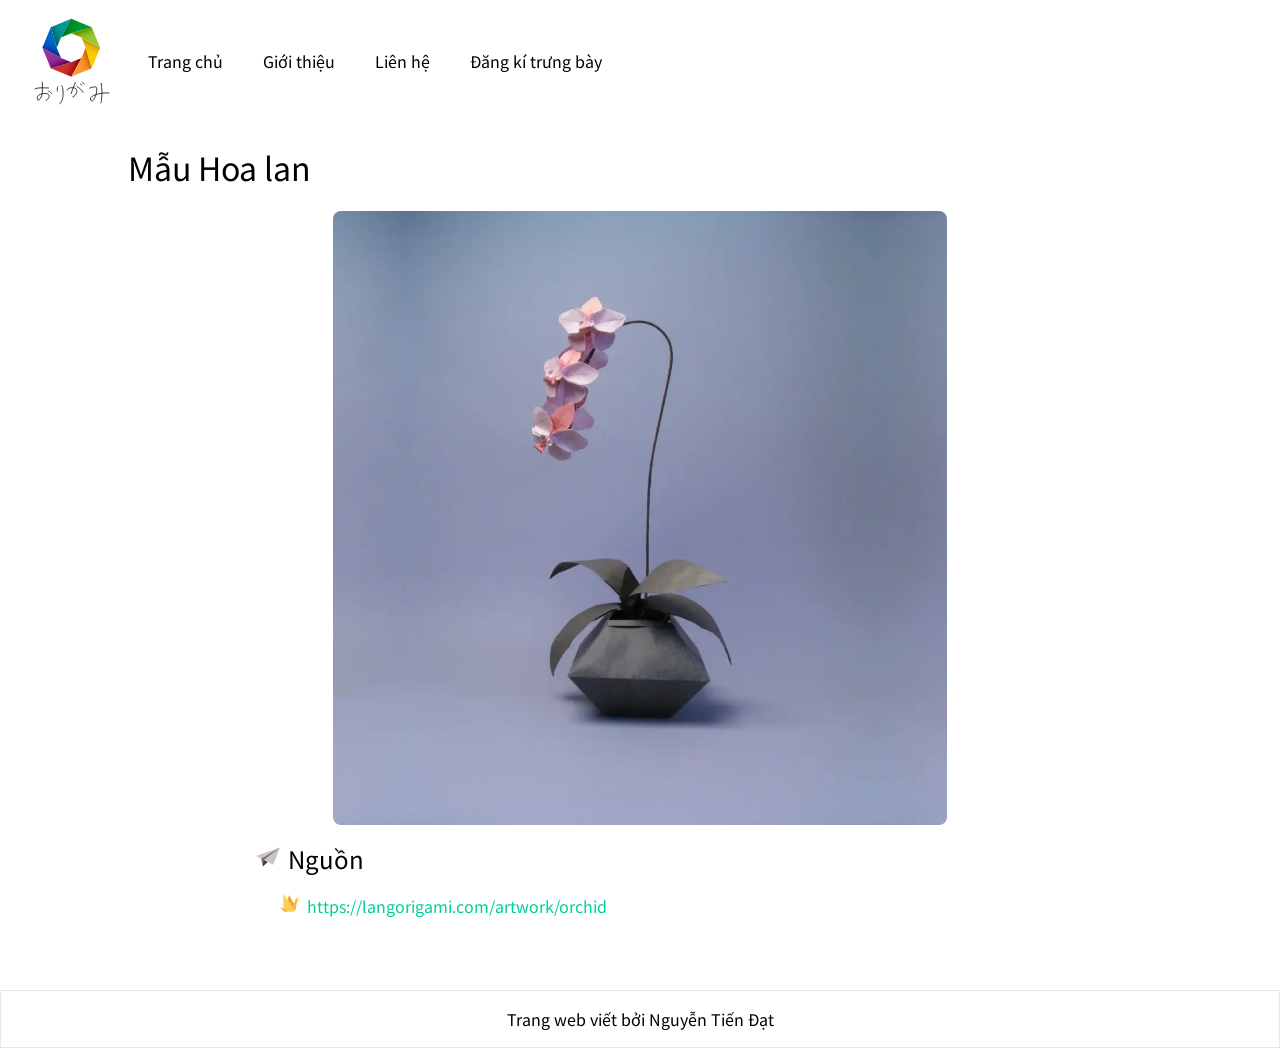
<file: origami/orchid/index.html>
<!DOCTYPE html>
<html lang="vi-vn">
  <head>
    <meta charset="UTF-8" />
    <meta http-equiv="X-UA-Compatible" content="IE=edge" />
    <meta name="viewport" content="width=device-width, initial-scale=1.0" />
    <title>Triễn lãm origami - Hoa lan</title>
    <meta
      name="title"
      content="Triễn lãm origami - Hoa lan"
    />
    <meta name="description" content="Hoa lan" />
    
    <meta property="og:type" content="website" />
    <meta property="og:url" content="https://1911019.netlify.app" />
    <meta
      property="og:title"
      content="Triễn lãm origami - Hoa lan"
    />
    <meta property="og:description" content="Hoa lan" />
    <meta property="og:image" content="https://1911019.netlify.app/images/metadata.webp" />
    
    <meta property="twitter:card" content="summary_large_image" />
    <meta property="twitter:url" content="https://1911019.netlify.app" />
    <meta
      property="twitter:title"
      content="Triễn lãm origami - Hoa lan"
    />
    <meta property="twitter:description" content="Hoa lan" />
    <meta property="twitter:image" content="https://1911019.netlify.app/images/metadata.webp" />
    
    <link rel="preconnect" href="https://fonts.googleapis.com" />
    <link rel="preconnect" href="https://fonts.gstatic.com" crossorigin />
    <link
      href="https://fonts.googleapis.com/css2?family=Noto+Sans+JP&display=swap"
      rel="stylesheet"
    />
    <link rel="stylesheet" href="/styles.css" />
    <link rel="shortcut icon" href="/svg/favicon.svg" type="image/svg+xml" />
  </head>
  <body>
    <header><img src="/svg/origami.svg" alt="logo" class="logo"/><nav><a href="/">Trang chủ</a><a href="/about">Giới thiệu</a><a href="/contact">Liên hệ</a><a href="/#register">Đăng kí trưng bày</a></nav></header><main><h1>Mẫu Hoa lan</h1><div class="main-smaller"><img src="/images/orchid/orchid-wpcf_1024x1024.webp" alt="Hoa lan"/><h2>Nguồn</h2><ul><li><a href="https://langorigami.com/artwork/orchid">https://langorigami.com/artwork/orchid</a></li></ul></div></main><button title="Go to top" class="totop"><img src="/svg/arrowup.svg" alt="Top"/></button><footer><p>Trang web viết bởi <a href="/about">Nguyễn Tiến Đạt</a></p></footer>
    <script src="/js/totop.js"></script>
    
  </body>
</html>
</file>
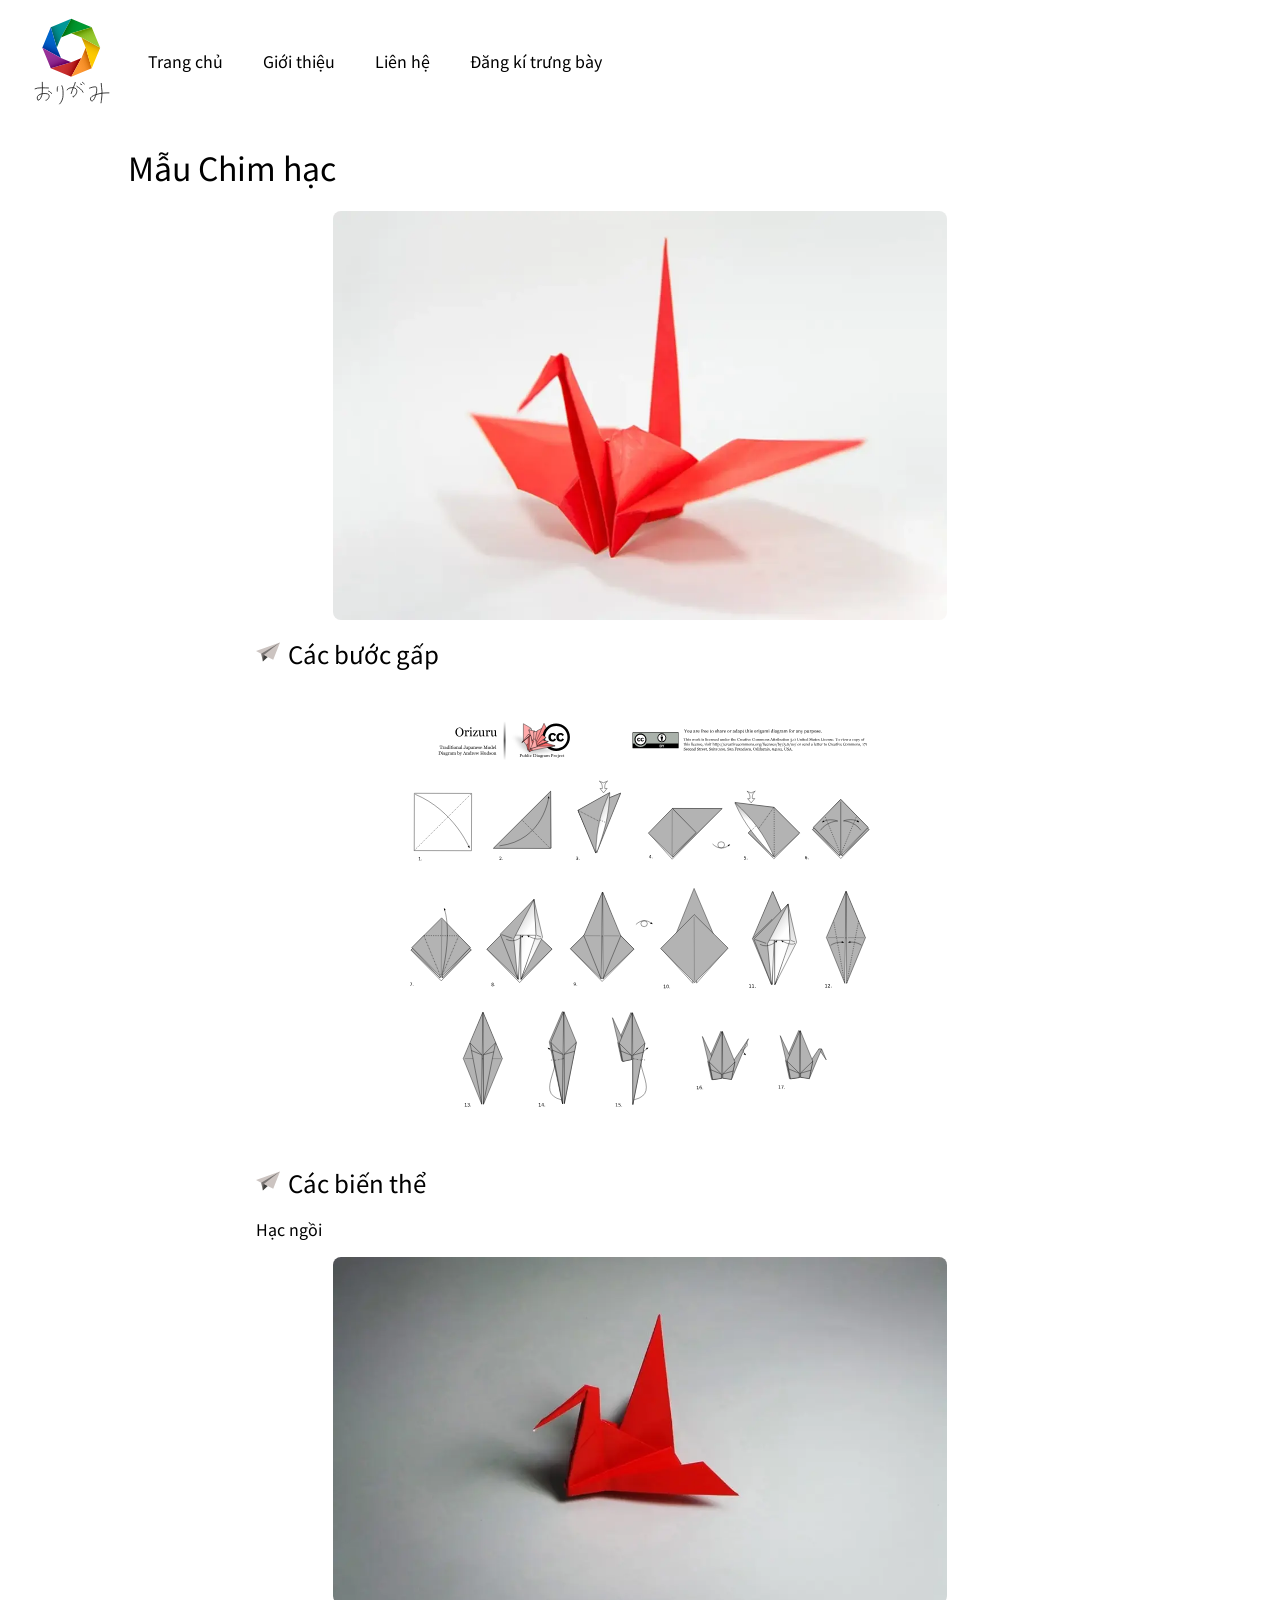
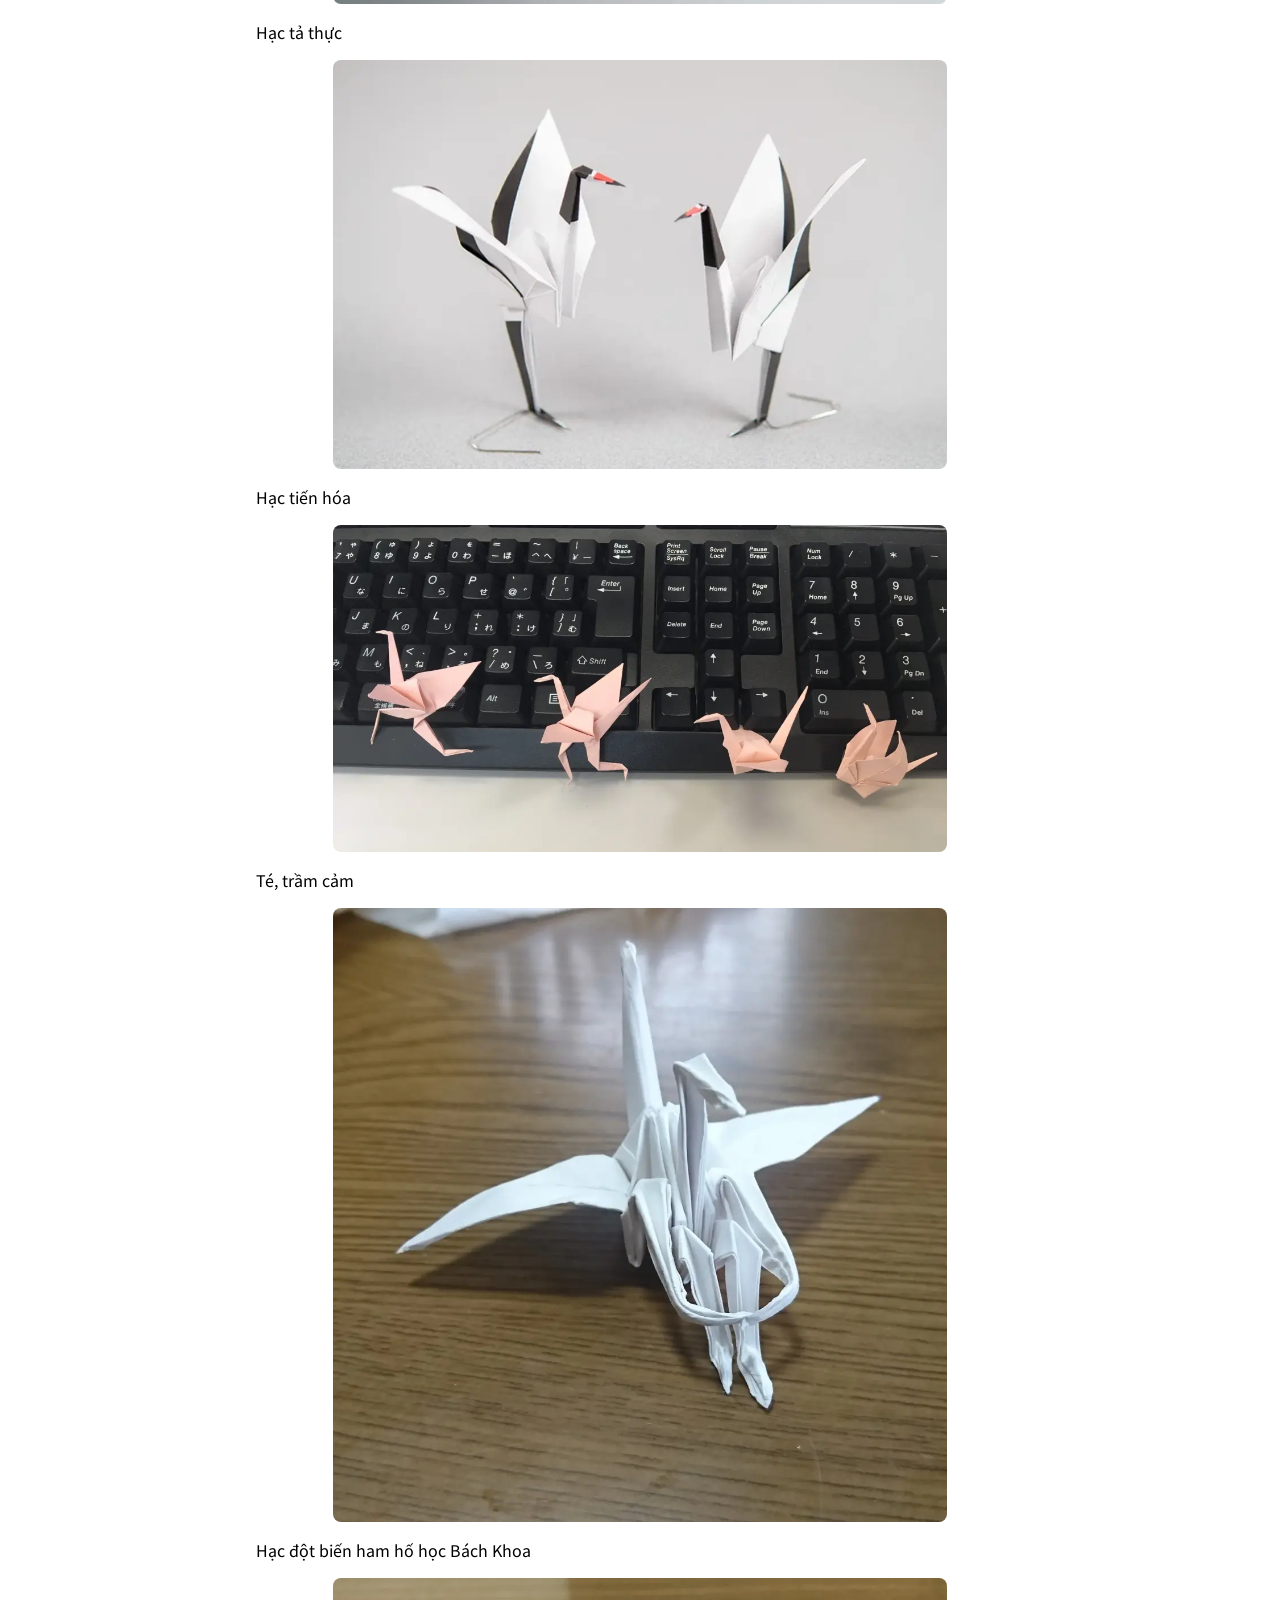
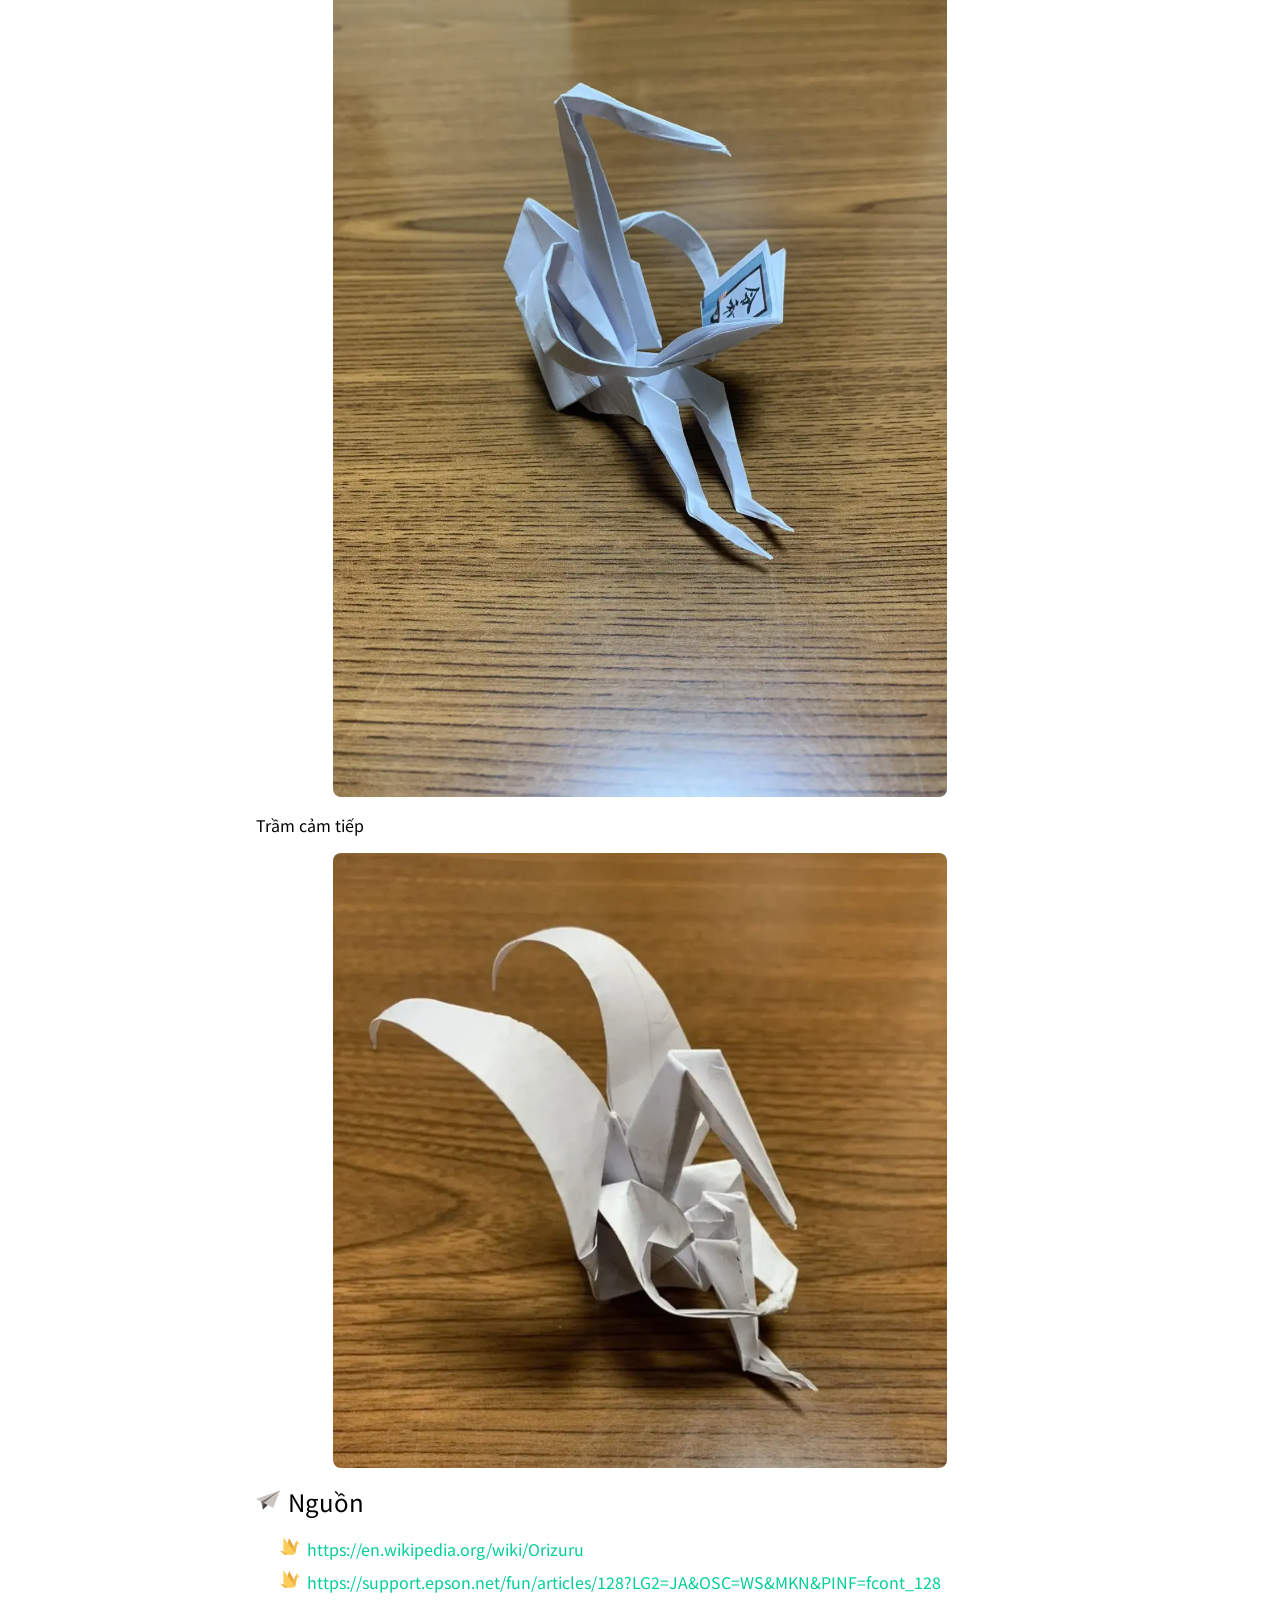
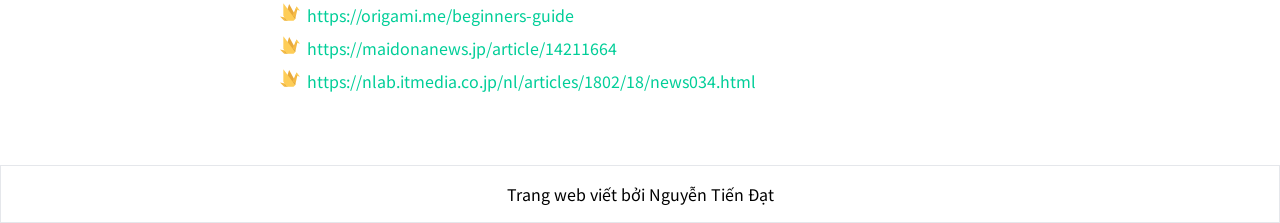
<file: origami/orizuru/index.html>
<!DOCTYPE html>
<html lang="vi-vn">
  <head>
    <meta charset="UTF-8" />
    <meta http-equiv="X-UA-Compatible" content="IE=edge" />
    <meta name="viewport" content="width=device-width, initial-scale=1.0" />
    <title>Triễn lãm origami - Chim hạc</title>
    <meta
      name="title"
      content="Triễn lãm origami - Chim hạc"
    />
    <meta name="description" content="Chim hạc" />
    
    <meta property="og:type" content="website" />
    <meta property="og:url" content="https://1911019.netlify.app" />
    <meta
      property="og:title"
      content="Triễn lãm origami - Chim hạc"
    />
    <meta property="og:description" content="Chim hạc" />
    <meta property="og:image" content="https://1911019.netlify.app/images/metadata.webp" />
    
    <meta property="twitter:card" content="summary_large_image" />
    <meta property="twitter:url" content="https://1911019.netlify.app" />
    <meta
      property="twitter:title"
      content="Triễn lãm origami - Chim hạc"
    />
    <meta property="twitter:description" content="Chim hạc" />
    <meta property="twitter:image" content="https://1911019.netlify.app/images/metadata.webp" />
    
    <link rel="preconnect" href="https://fonts.googleapis.com" />
    <link rel="preconnect" href="https://fonts.gstatic.com" crossorigin />
    <link
      href="https://fonts.googleapis.com/css2?family=Noto+Sans+JP&display=swap"
      rel="stylesheet"
    />
    <link rel="stylesheet" href="/styles.css" />
    <link rel="shortcut icon" href="/svg/favicon.svg" type="image/svg+xml" />
  </head>
  <body>
    <header><img src="/svg/origami.svg" alt="logo" class="logo"/><nav><a href="/">Trang chủ</a><a href="/about">Giới thiệu</a><a href="/contact">Liên hệ</a><a href="/#register">Đăng kí trưng bày</a></nav></header><main><h1>Mẫu Chim hạc</h1><div class="main-smaller"><img src="/images/orizuru/i1_01.webp" alt="Chim hạc"/><h2>Các bước gấp</h2><img src="/svg/orizuru/orizuru_steps.svg" alt="Các bước gấp"/><h2>Các biến thể</h2><div><p>Hạc ngồi</p><img src="/images/orizuru/70-sitting-crane-min.webp" alt="Hạc ngồi"/></div><div><p>Hạc tả thực</p><img src="/images/orizuru/i1_03.webp" alt="Hạc tả thực"/></div><div><p>Hạc tiến hóa</p><img src="/images/orizuru/DWE5vYEVoAAEuNw.webp" alt="Hạc tiến hóa"/></div><div><p>Té, trầm cảm</p><img src="/images/orizuru/EXFWKZTVAAE957N.webp" alt="Té, trầm cảm"/></div><div><p>Hạc đột biến ham hố học Bách Khoa</p><img src="/images/orizuru/05e984b14642468f1827346ea2025ed8.webp" alt="Hạc đột biến ham hố học Bách Khoa"/></div><div><p>Trầm cảm tiếp</p><img src="/images/orizuru/83c41264ba18caae84a125b8609c534f_640px.webp" alt="Trầm cảm tiếp"/></div><h2>Nguồn</h2><ul><li><a href="https://en.wikipedia.org/wiki/Orizuru">https://en.wikipedia.org/wiki/Orizuru</a></li><li><a href="https://support.epson.net/fun/articles/128?LG2=JA&amp;OSC=WS&amp;MKN&amp;PINF=fcont_128">https://support.epson.net/fun/articles/128?LG2=JA&amp;OSC=WS&amp;MKN&amp;PINF=fcont_128</a></li><li><a href="https://origami.me/beginners-guide">https://origami.me/beginners-guide</a></li><li><a href="https://maidonanews.jp/article/14211664">https://maidonanews.jp/article/14211664</a></li><li><a href="https://nlab.itmedia.co.jp/nl/articles/1802/18/news034.html">https://nlab.itmedia.co.jp/nl/articles/1802/18/news034.html</a></li></ul></div></main><button title="Go to top" class="totop"><img src="/svg/arrowup.svg" alt="Top"/></button><footer><p>Trang web viết bởi <a href="/about">Nguyễn Tiến Đạt</a></p></footer>
    <script src="/js/totop.js"></script>
    
  </body>
</html>
</file>
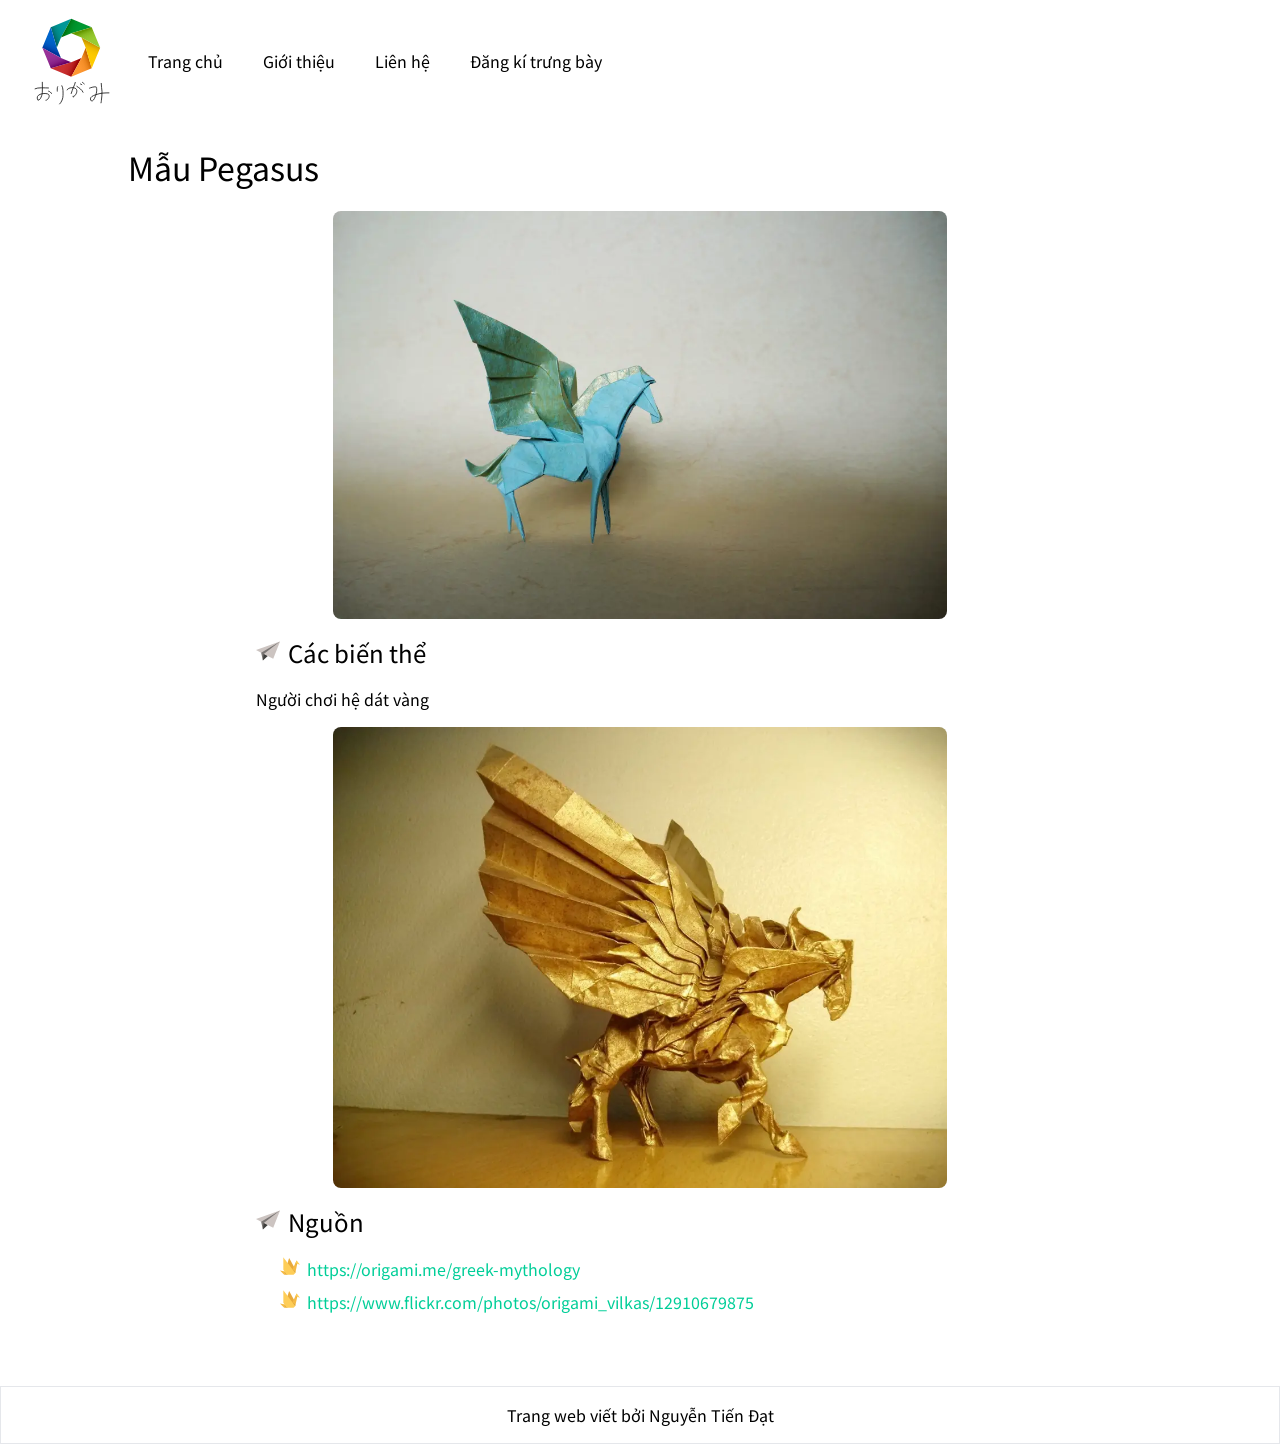
<file: origami/pegasus/index.html>
<!DOCTYPE html>
<html lang="vi-vn">
  <head>
    <meta charset="UTF-8" />
    <meta http-equiv="X-UA-Compatible" content="IE=edge" />
    <meta name="viewport" content="width=device-width, initial-scale=1.0" />
    <title>Triễn lãm origami - Pegasus</title>
    <meta
      name="title"
      content="Triễn lãm origami - Pegasus"
    />
    <meta name="description" content="Pegasus" />
    
    <meta property="og:type" content="website" />
    <meta property="og:url" content="https://1911019.netlify.app" />
    <meta
      property="og:title"
      content="Triễn lãm origami - Pegasus"
    />
    <meta property="og:description" content="Pegasus" />
    <meta property="og:image" content="https://1911019.netlify.app/images/metadata.webp" />
    
    <meta property="twitter:card" content="summary_large_image" />
    <meta property="twitter:url" content="https://1911019.netlify.app" />
    <meta
      property="twitter:title"
      content="Triễn lãm origami - Pegasus"
    />
    <meta property="twitter:description" content="Pegasus" />
    <meta property="twitter:image" content="https://1911019.netlify.app/images/metadata.webp" />
    
    <link rel="preconnect" href="https://fonts.googleapis.com" />
    <link rel="preconnect" href="https://fonts.gstatic.com" crossorigin />
    <link
      href="https://fonts.googleapis.com/css2?family=Noto+Sans+JP&display=swap"
      rel="stylesheet"
    />
    <link rel="stylesheet" href="/styles.css" />
    <link rel="shortcut icon" href="/svg/favicon.svg" type="image/svg+xml" />
  </head>
  <body>
    <header><img src="/svg/origami.svg" alt="logo" class="logo"/><nav><a href="/">Trang chủ</a><a href="/about">Giới thiệu</a><a href="/contact">Liên hệ</a><a href="/#register">Đăng kí trưng bày</a></nav></header><main><h1>Mẫu Pegasus</h1><div class="main-smaller"><img src="/images/pegasus/12910679875_81657ebf89_o.webp" alt="Pegasus"/><h2>Các biến thể</h2><div><p>Người chơi hệ dát vàng</p><img src="/images/pegasus/origami-golden-pegasus.webp" alt="Người chơi hệ dát vàng"/></div><h2>Nguồn</h2><ul><li><a href="https://origami.me/greek-mythology">https://origami.me/greek-mythology</a></li><li><a href="https://www.flickr.com/photos/origami_vilkas/12910679875">https://www.flickr.com/photos/origami_vilkas/12910679875</a></li></ul></div></main><button title="Go to top" class="totop"><img src="/svg/arrowup.svg" alt="Top"/></button><footer><p>Trang web viết bởi <a href="/about">Nguyễn Tiến Đạt</a></p></footer>
    <script src="/js/totop.js"></script>
    
  </body>
</html>
</file>
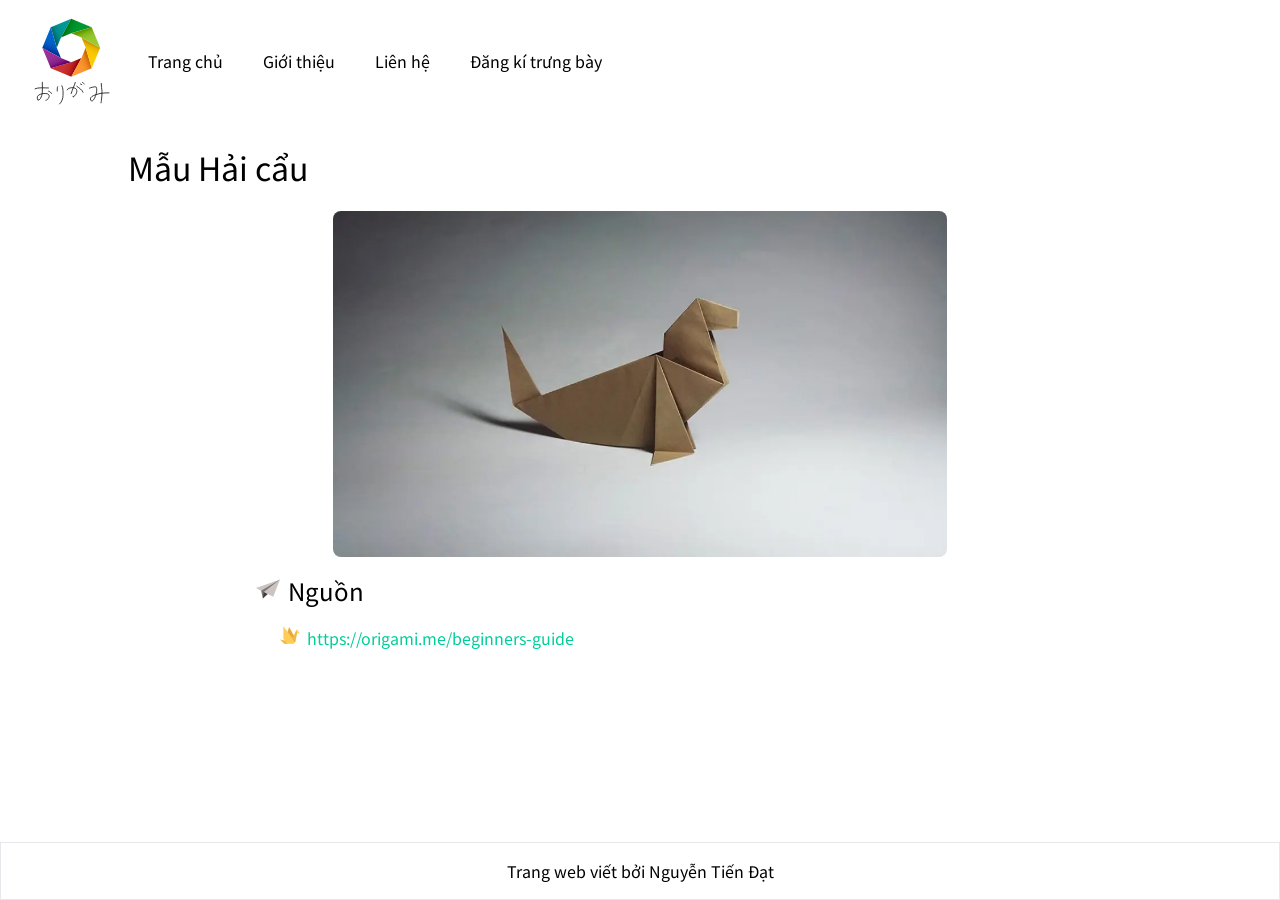
<file: origami/seal/index.html>
<!DOCTYPE html>
<html lang="vi-vn">
  <head>
    <meta charset="UTF-8" />
    <meta http-equiv="X-UA-Compatible" content="IE=edge" />
    <meta name="viewport" content="width=device-width, initial-scale=1.0" />
    <title>Triễn lãm origami - Hải cẩu</title>
    <meta
      name="title"
      content="Triễn lãm origami - Hải cẩu"
    />
    <meta name="description" content="Hải cẩu" />
    
    <meta property="og:type" content="website" />
    <meta property="og:url" content="https://1911019.netlify.app" />
    <meta
      property="og:title"
      content="Triễn lãm origami - Hải cẩu"
    />
    <meta property="og:description" content="Hải cẩu" />
    <meta property="og:image" content="https://1911019.netlify.app/images/metadata.webp" />
    
    <meta property="twitter:card" content="summary_large_image" />
    <meta property="twitter:url" content="https://1911019.netlify.app" />
    <meta
      property="twitter:title"
      content="Triễn lãm origami - Hải cẩu"
    />
    <meta property="twitter:description" content="Hải cẩu" />
    <meta property="twitter:image" content="https://1911019.netlify.app/images/metadata.webp" />
    
    <link rel="preconnect" href="https://fonts.googleapis.com" />
    <link rel="preconnect" href="https://fonts.gstatic.com" crossorigin />
    <link
      href="https://fonts.googleapis.com/css2?family=Noto+Sans+JP&display=swap"
      rel="stylesheet"
    />
    <link rel="stylesheet" href="/styles.css" />
    <link rel="shortcut icon" href="/svg/favicon.svg" type="image/svg+xml" />
  </head>
  <body>
    <header><img src="/svg/origami.svg" alt="logo" class="logo"/><nav><a href="/">Trang chủ</a><a href="/about">Giới thiệu</a><a href="/contact">Liên hệ</a><a href="/#register">Đăng kí trưng bày</a></nav></header><main><h1>Mẫu Hải cẩu</h1><div class="main-smaller"><img src="/images/seal/45-seal-min.webp" alt="Hải cẩu"/><h2>Nguồn</h2><ul><li><a href="https://origami.me/beginners-guide">https://origami.me/beginners-guide</a></li></ul></div></main><button title="Go to top" class="totop"><img src="/svg/arrowup.svg" alt="Top"/></button><footer><p>Trang web viết bởi <a href="/about">Nguyễn Tiến Đạt</a></p></footer>
    <script src="/js/totop.js"></script>
    
  </body>
</html>
</file>
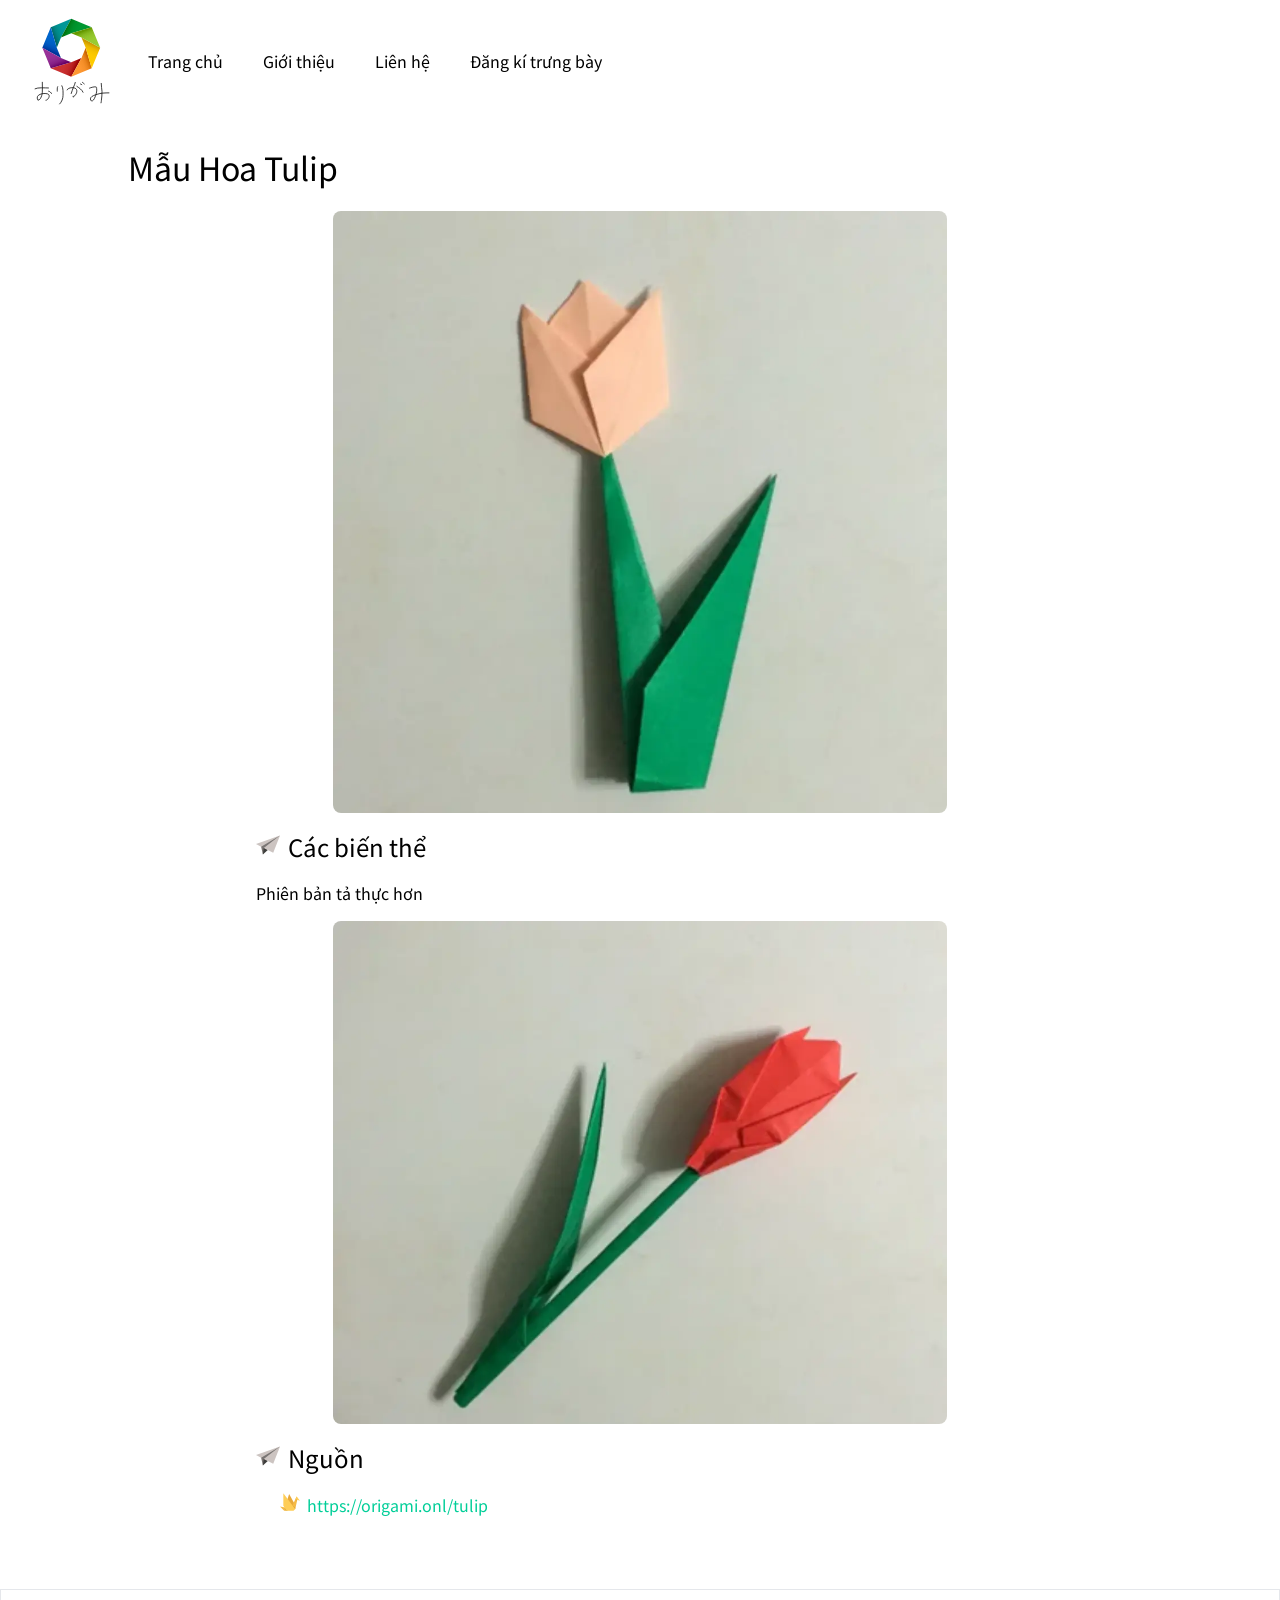
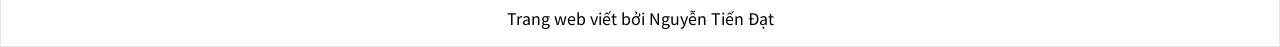
<file: origami/tulip/index.html>
<!DOCTYPE html>
<html lang="vi-vn">
  <head>
    <meta charset="UTF-8" />
    <meta http-equiv="X-UA-Compatible" content="IE=edge" />
    <meta name="viewport" content="width=device-width, initial-scale=1.0" />
    <title>Triễn lãm origami - Hoa Tulip</title>
    <meta
      name="title"
      content="Triễn lãm origami - Hoa Tulip"
    />
    <meta name="description" content="Hoa Tulip" />
    
    <meta property="og:type" content="website" />
    <meta property="og:url" content="https://1911019.netlify.app" />
    <meta
      property="og:title"
      content="Triễn lãm origami - Hoa Tulip"
    />
    <meta property="og:description" content="Hoa Tulip" />
    <meta property="og:image" content="https://1911019.netlify.app/images/metadata.webp" />
    
    <meta property="twitter:card" content="summary_large_image" />
    <meta property="twitter:url" content="https://1911019.netlify.app" />
    <meta
      property="twitter:title"
      content="Triễn lãm origami - Hoa Tulip"
    />
    <meta property="twitter:description" content="Hoa Tulip" />
    <meta property="twitter:image" content="https://1911019.netlify.app/images/metadata.webp" />
    
    <link rel="preconnect" href="https://fonts.googleapis.com" />
    <link rel="preconnect" href="https://fonts.gstatic.com" crossorigin />
    <link
      href="https://fonts.googleapis.com/css2?family=Noto+Sans+JP&display=swap"
      rel="stylesheet"
    />
    <link rel="stylesheet" href="/styles.css" />
    <link rel="shortcut icon" href="/svg/favicon.svg" type="image/svg+xml" />
  </head>
  <body>
    <header><img src="/svg/origami.svg" alt="logo" class="logo"/><nav><a href="/">Trang chủ</a><a href="/about">Giới thiệu</a><a href="/contact">Liên hệ</a><a href="/#register">Đăng kí trưng bày</a></nav></header><main><h1>Mẫu Hoa Tulip</h1><div class="main-smaller"><img src="/images/tulip/image-414.webp" alt="Hoa Tulip"/><h2>Các biến thể</h2><div><p>Phiên bản tả thực hơn</p><img src="/images/tulip/image-449.webp" alt="Phiên bản tả thực hơn"/></div><h2>Nguồn</h2><ul><li><a href="https://origami.onl/tulip">https://origami.onl/tulip</a></li></ul></div></main><button title="Go to top" class="totop"><img src="/svg/arrowup.svg" alt="Top"/></button><footer><p>Trang web viết bởi <a href="/about">Nguyễn Tiến Đạt</a></p></footer>
    <script src="/js/totop.js"></script>
    
  </body>
</html>
</file>
<file: styles.css>
/*! tailwindcss v2.2.19 | MIT License | https://tailwindcss.com *//*! modern-normalize v1.1.0 | MIT License | https://github.com/sindresorhus/modern-normalize */*,::after,::before{box-sizing:border-box}html{-moz-tab-size:4;-o-tab-size:4;tab-size:4}html{line-height:1.15;-webkit-text-size-adjust:100%}body{margin:0}body{font-family:system-ui,-apple-system,'Segoe UI',Roboto,Helvetica,Arial,sans-serif,'Apple Color Emoji','Segoe UI Emoji'}hr{height:0;color:inherit}abbr[title]{-webkit-text-decoration:underline dotted;text-decoration:underline dotted}b,strong{font-weight:bolder}code,kbd,pre,samp{font-family:ui-monospace,SFMono-Regular,Consolas,'Liberation Mono',Menlo,monospace;font-size:1em}small{font-size:80%}sub,sup{font-size:75%;line-height:0;position:relative;vertical-align:baseline}sub{bottom:-.25em}sup{top:-.5em}table{text-indent:0;border-color:inherit}button,input,optgroup,select,textarea{font-family:inherit;font-size:100%;line-height:1.15;margin:0}button,select{text-transform:none}[type=button],[type=reset],[type=submit],button{-webkit-appearance:button}::-moz-focus-inner{border-style:none;padding:0}:-moz-focusring{outline:1px dotted ButtonText}:-moz-ui-invalid{box-shadow:none}legend{padding:0}progress{vertical-align:baseline}::-webkit-inner-spin-button,::-webkit-outer-spin-button{height:auto}[type=search]{-webkit-appearance:textfield;outline-offset:-2px}::-webkit-search-decoration{-webkit-appearance:none}::-webkit-file-upload-button{-webkit-appearance:button;font:inherit}summary{display:list-item}blockquote,dd,dl,figure,h1,h2,h3,h4,h5,h6,hr,p,pre{margin:0}button{background-color:transparent;background-image:none}fieldset{margin:0;padding:0}ol,ul{list-style:none;margin:0;padding:0}html{font-family:ui-sans-serif,system-ui,-apple-system,BlinkMacSystemFont,"Segoe UI",Roboto,"Helvetica Neue",Arial,"Noto Sans",sans-serif,"Apple Color Emoji","Segoe UI Emoji","Segoe UI Symbol","Noto Color Emoji";line-height:1.5}body{font-family:inherit;line-height:inherit}*,::after,::before{box-sizing:border-box;border-width:0;border-style:solid;border-color:currentColor}hr{border-top-width:1px}img{border-style:solid}textarea{resize:vertical}input::-moz-placeholder, textarea::-moz-placeholder{opacity:1;color:#9ca3af}input:-ms-input-placeholder, textarea:-ms-input-placeholder{opacity:1;color:#9ca3af}input::placeholder,textarea::placeholder{opacity:1;color:#9ca3af}[role=button],button{cursor:pointer}:-moz-focusring{outline:auto}table{border-collapse:collapse}h1,h2,h3,h4,h5,h6{font-size:inherit;font-weight:inherit}a{color:inherit;text-decoration:inherit}button,input,optgroup,select,textarea{padding:0;line-height:inherit;color:inherit}code,kbd,pre,samp{font-family:ui-monospace,SFMono-Regular,Menlo,Monaco,Consolas,"Liberation Mono","Courier New",monospace}audio,canvas,embed,iframe,img,object,svg,video{display:block;vertical-align:middle}img,video{max-width:100%;height:auto}[hidden]{display:none}*,::after,::before{--tw-border-opacity:1;border-color:rgba(229,231,235,var(--tw-border-opacity))}:root {
  --primary-color: #00ce98;
  --active-color: #036652;
}html,
body {
  min-height: 100vh;
  width: 100%;
  display: flex;
  flex-direction: column;
  align-items: flex-start;
  font-family: "Noto Sans JP", "Noto Sans", -apple-system, BlinkMacSystemFont,
    "Segoe UI", Roboto, Oxygen, Ubuntu, Cantarell, "Open Sans", "Helvetica Neue",
    sans-serif;
  scroll-behavior: smooth;
}h1 {
  font-size: 2rem;
  margin: 1.25rem 0;
}h2 {
  font-size: 1.5rem;
  margin: 1rem 0;
}h2::before {
  content: url("/svg/heading.svg");
  display: inline-block;
  width: 1.5rem;
  margin-right: 0.5rem;
}p {
  margin: 1rem 0;
  text-align: justify;
}img {
  max-width: 90%;
  margin: 1rem auto;
  border-radius: 0.5rem;
}@media (min-width: 1024px) {
  img {
    max-width: 80%;
  }
}@media (min-width: 1920px) {
  img {
    max-width: 65%;
  }
}.panel img {
  max-width: 100%;
  margin: 0;
  border-radius: 0;
}main {
  flex-grow: 1;
  padding-left: 1rem;
  padding-right: 1rem;
  width: 100%;
}@media (min-width: 1024px) {
  main {
    padding-left: 8rem;
    padding-right: 8rem;
  }
}@media (min-width: 1920px) {
  main {
    padding-left: 12rem;
    padding-right: 12rem;
  }
}em {
  margin: 0 0.25rem;
}a {
  word-break: break-all;
}a:hover {
  text-decoration: underline;
}header {
  width: 100%;
  display: flex;
  align-items: center;
}header .logo {
  margin-left: 2rem;
  width: 5rem;
}nav {
  flex-grow: 1;
  padding: 1rem;
  display: flex;
  flex-wrap: wrap;
  justify-content: space-evenly;
}nav a {
  padding: 0.25rem;
  margin: 1rem 0;
}@media (min-width: 1024px) {
  nav {
    justify-content: start;
  }
  nav a {
    margin: 1rem;
  }
}main a {
  color: var(--primary-color);
}ul {
  list-style-image: url("/svg/origami-list.svg");
  list-style-position: inside;
  line-height: 1.5;
  padding-left: 0rem;
}ul li {
  margin: 0.5rem;
}@media (min-width: 1024px) {
  ul {
    padding-left: 1rem;
  }
}footer {
  border-width: 1px;
  margin-top: 4rem;
  width: 100%;
}footer p {
  text-align: center;
  width: 100%;
}.w-full {
  width: 100%;
}.card {
  width: 16rem;
  border-width: 1px;
  border-radius: 0.5rem;
  margin: 1rem;
  overflow: hidden;
}.card img {
  width: 100%;
}.card p {
  text-align: center;
  color: #000;
}.card:hover {
  --tw-shadow: 0 10px 15px -3px rgba(0, 0, 0, 0.1),
    0 4px 6px -2px rgba(0, 0, 0, 0.05);
  box-shadow: var(--tw-ring-offset-shadow, 0 0 #0000),
    var(--tw-ring-shadow, 0 0 #0000), var(--tw-shadow);
  transition-property: box-shadow;
  transition-timing-function: cubic-bezier(0.4, 0, 0.2, 1);
  transition-duration: 300ms;
}.panel {
  display: flex;
  flex-wrap: wrap;
  align-items: center;
  justify-content: space-evenly;
}.main-smaller {
  width: 100%;
  margin: auto;
}@media (min-width: 1024px) {
  .main-smaller {
    width: 75%;
  }
}.totop {
  position: fixed;
  bottom: 1rem;
  right: 1rem;
  z-index: 10;
  background-color: var(--primary-color);
  padding: 0.25rem;
  border-radius: 0.5rem;

  transform: translateY(1rem) translateY(1rem);
  transition: all 0.25s ease;
  opacity: 0;
  width: 3rem;
  height: 3rem;
}.totop:hover {
  background-color: var(--active-color);
}.totop img {
  max-width: 100%;
  margin: 0;
  width: 100%;
}.show {
  opacity: 1;
  transform: translateY(-1rem) translateX(-1rem);
}#totop:hover {
  background-color: var(--primary-color);
}.arrow {
  margin: 0 0.5rem;
  display: inline;
  height: 1em;
  width: 1em;
}form {
  width: 100%;
  margin: 1rem auto;
  padding: 0.5rem;
  border-width: 0.25rem;
}@media (min-width: 640px) {
  form {
    width: 80%;
    padding: 1rem 2rem;
  }
}@media (min-width: 1024px) {
  form {
    width: 65%;
    padding: 1rem 2rem;
  }
}form p {
  display: flex;
  justify-content: space-between;
  flex-direction: column;
  flex-wrap: wrap;
  align-items: center;
}@media (min-width: 640px) {
  form p {
    flex-direction: row;
  }
}form input {
  width: 90%;
  border-width: 1px;
  border-radius: 0.5rem;
  padding: 0.25rem 0.5rem;
  margin: 0.5rem 0;
}@media (min-width: 640px) {
  form input {
    width: 65%;
    margin: 0 0 0 1rem;
  }
}form textarea {
  display: block;
  border-width: 1px;
  border-radius: 0.5rem;
  padding: 0.5rem;
  margin: 1rem auto;
  width: 90%;
  min-height: 10rem;
}button[type="submit"] {
  border-radius: 0.5rem;
  background-color: var(--primary-color);
  color: white;
  padding: 0.5rem 1rem;
  transition: all 0.5ms linear;
  margin: auto;
}button[type="submit"]:hover {
  background-color: var(--active-color);
}.captcha * {
  margin: auto;
}
</file>
